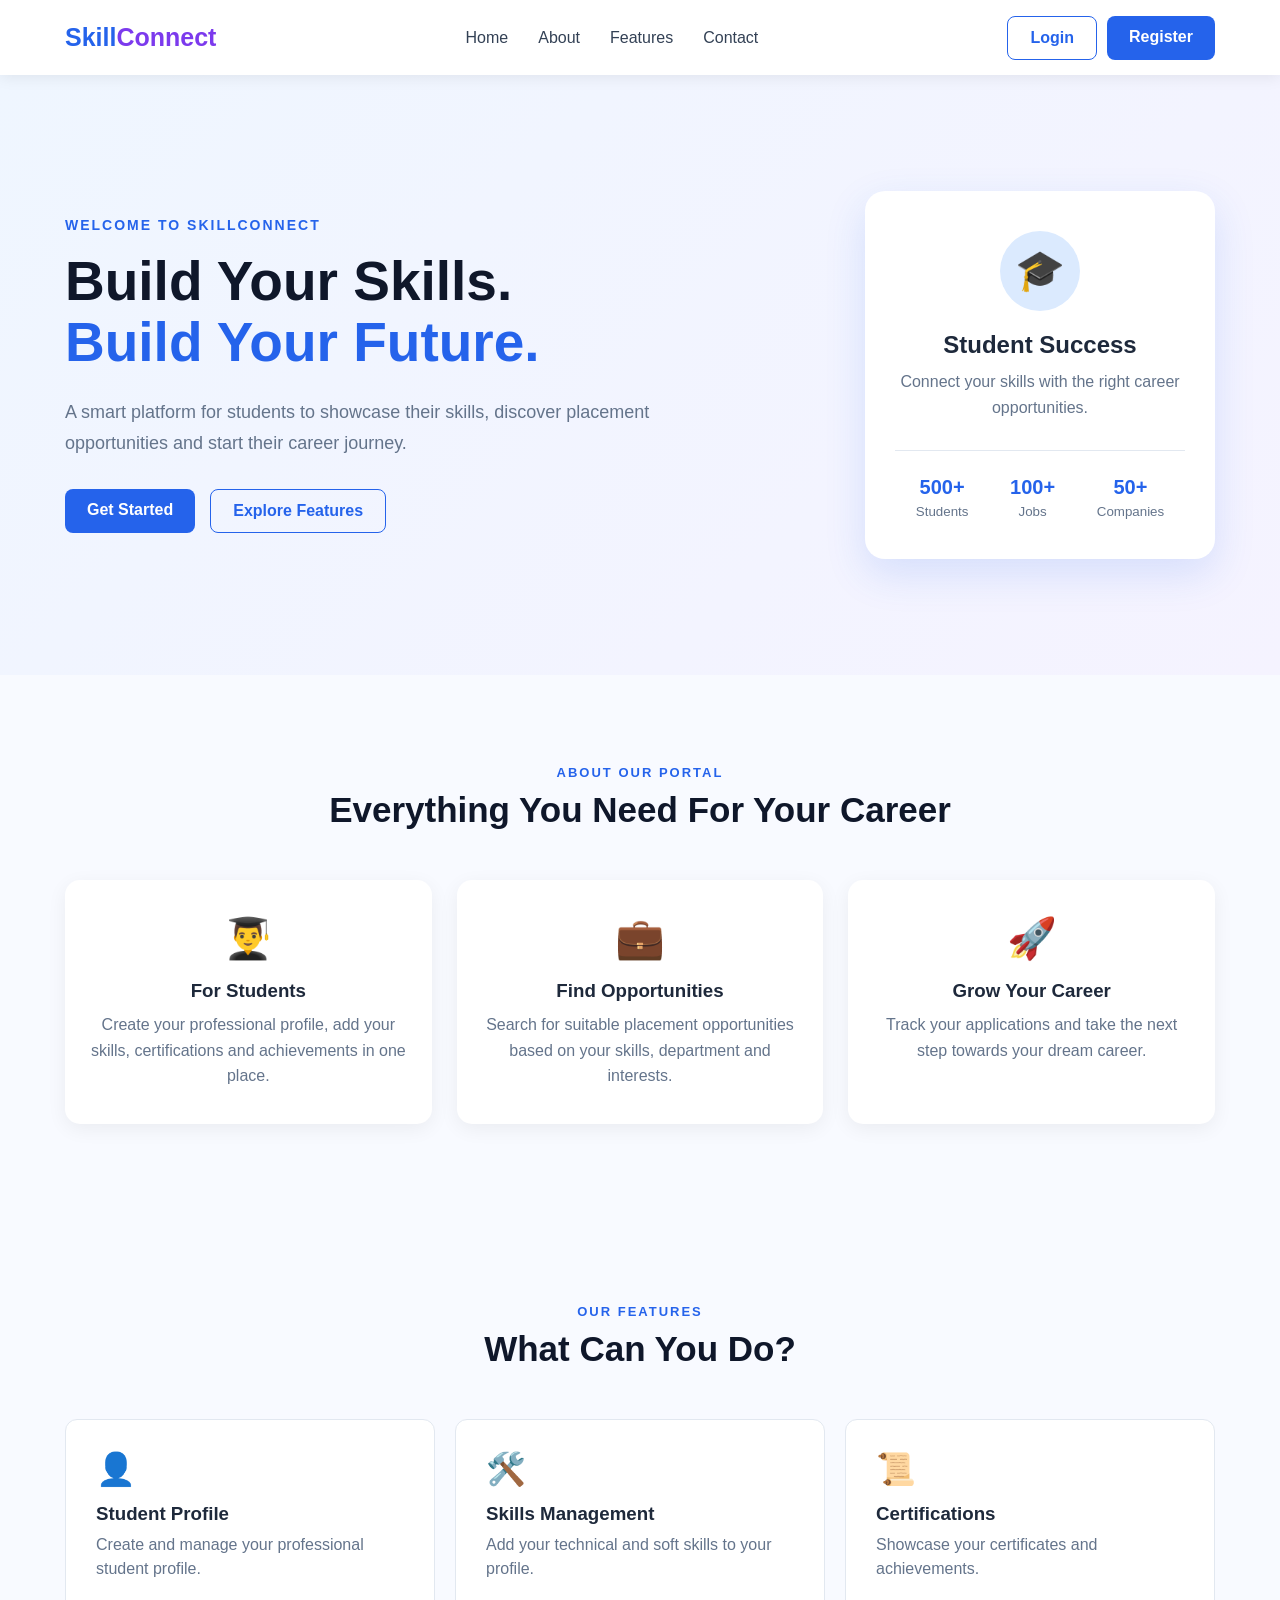
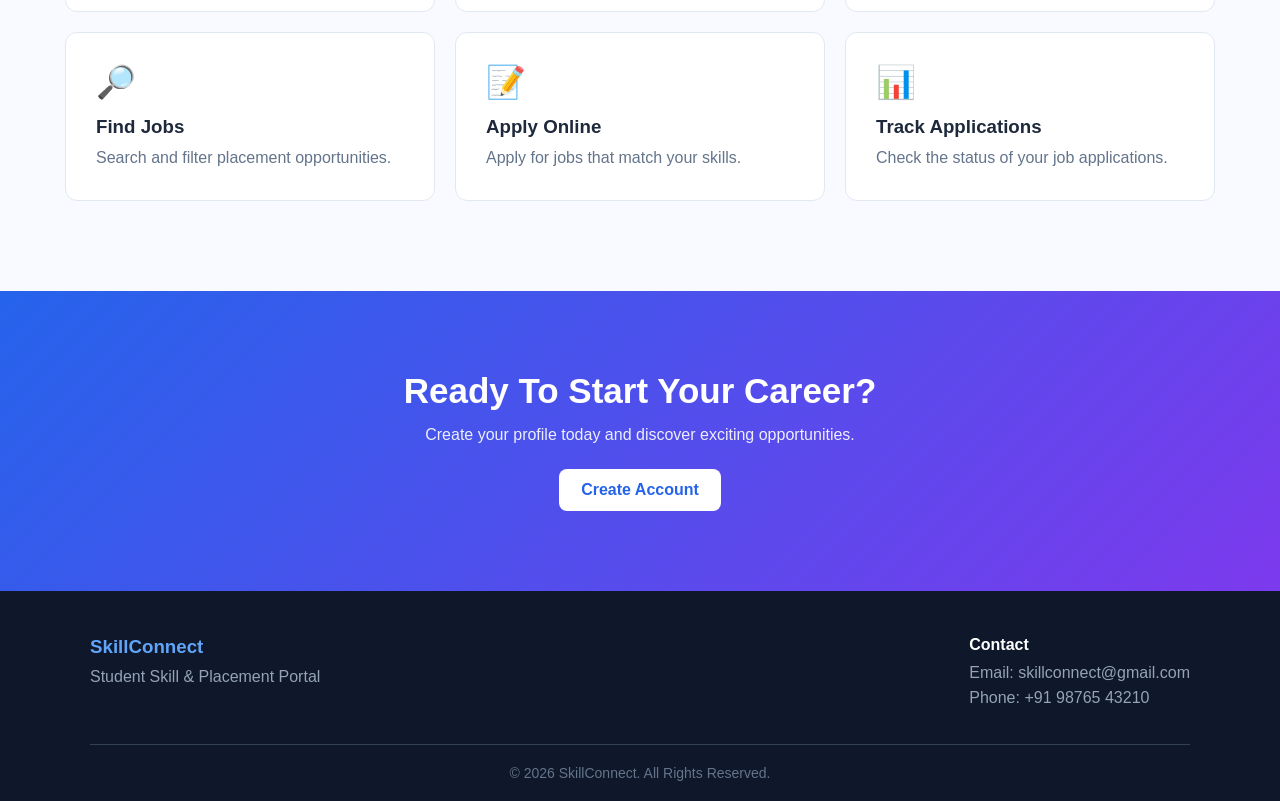
<file: index.html>
<!DOCTYPE html>
<html lang="en">
<head>
    <meta charset="UTF-8">
    <meta name="viewport" content="width=device-width, initial-scale=1.0">
    <title>Student Skill & Placement Portal</title>
    <link rel="stylesheet" href="style.css">
</head>
  
       

<body>

    <!-- Navigation Bar -->
    <header>
        <nav class="navbar">
            <div class="logo">Skill<span>Connect</span></div>

            <ul class="nav-links">
                <li><a href="#home">Home</a></li>
                <li><a href="#about">About</a></li>
                <li><a href="#features">Features</a></li>
                <li><a href="#contact">Contact</a></li>
            </ul>

            <div class="nav-buttons">
                <a href="login.html" class="btn login-btn">Login</a>
                <a href="register.html" class="btn register-btn">Register</a>
            </div>
        </nav>
    </header>


    <!-- Hero Section -->
    <section class="hero" id="home">

        <div class="hero-content">
            <p class="welcome">WELCOME TO SKILLCONNECT</p>

            <h1>
                Build Your Skills.<br>
                <span>Build Your Future.</span>
            </h1>

            <p class="hero-text">
                A smart platform for students to showcase their skills,
                discover placement opportunities and start their career journey.
            </p>

            <div class="hero-buttons">
                <a href="register.html" class="btn primary-btn">
                    Get Started
                </a>

                <a href="#features" class="btn secondary-btn">
                    Explore Features
                </a>
            </div>
        </div>

        <div class="hero-card">
            <div class="card-icon">🎓</div>
            <h3>Student Success</h3>
            <p>Connect your skills with the right career opportunities.</p>

            <div class="stats">
                <div>
                    <strong>500+</strong>
                    <small>Students</small>
                </div>

                <div>
                    <strong>100+</strong>
                    <small>Jobs</small>
                </div>

                <div>
                    <strong>50+</strong>
                    <small>Companies</small>
                </div>
            </div>
        </div>

    </section>


    <!-- About Section -->
    <section class="about" id="about">

        <div class="section-title">
            <p>ABOUT OUR PORTAL</p>
            <h2>Everything You Need For Your Career</h2>
        </div>

        <div class="about-content">

            <div class="about-box">
                <div class="about-icon">👨‍🎓</div>
                <h3>For Students</h3>
                <p>
                    Create your professional profile, add your skills,
                    certifications and achievements in one place.
                </p>
            </div>

            <div class="about-box">
                <div class="about-icon">💼</div>
                <h3>Find Opportunities</h3>
                <p>
                    Search for suitable placement opportunities based on
                    your skills, department and interests.
                </p>
            </div>

            <div class="about-box">
                <div class="about-icon">🚀</div>
                <h3>Grow Your Career</h3>
                <p>
                    Track your applications and take the next step
                    towards your dream career.
                </p>
            </div>

        </div>

    </section>


    <!-- Features Section -->
    <section class="features" id="features">

        <div class="section-title">
            <p>OUR FEATURES</p>
            <h2>What Can You Do?</h2>
        </div>

        <div class="feature-grid">

            <div class="feature-card">
                <span>👤</span>
                <h3>Student Profile</h3>
                <p>Create and manage your professional student profile.</p>
            </div>

            <div class="feature-card">
                <span>🛠️</span>
                <h3>Skills Management</h3>
                <p>Add your technical and soft skills to your profile.</p>
            </div>

            <div class="feature-card">
                <span>📜</span>
                <h3>Certifications</h3>
                <p>Showcase your certificates and achievements.</p>
            </div>

            <div class="feature-card">
                <span>🔎</span>
                <h3>Find Jobs</h3>
                <p>Search and filter placement opportunities.</p>
            </div>

            <div class="feature-card">
                <span>📝</span>
                <h3>Apply Online</h3>
                <p>Apply for jobs that match your skills.</p>
            </div>
            <div class="feature-card">
                <span>📊</span>
                <h3>Track Applications</h3>
                <p>Check the status of your job applications.</p>
                      </div>
        </div>
    </section>
  <!-- Call To Action -->
    <section class="cta">
        <h2>Ready To Start Your Career?</h2>
        <p>
            Create your profile today and discover exciting opportunities.
        </p>
        <a href="register.html" class="btn primary-btn">
            Create Account
        </a>
    </section>
    <!-- Footer -->
    <footer id="contact">
        <div class="footer-content">
            <div>
                <h3>SkillConnect</h3>
                <p>
                    Student Skill & Placement Portal
                </p>
            </div>
            <div>
                <h4>Contact</h4>
                <p>Email: skillconnect@gmail.com</p>
                <p>Phone: +91 98765 43210</p>
            </div>
        </div>
       <div class="copyright">
            © 2026 SkillConnect. All Rights Reserved.
        </div>
    </footer>
   <script src="script.js"></script>
</body>
</html>
</file>
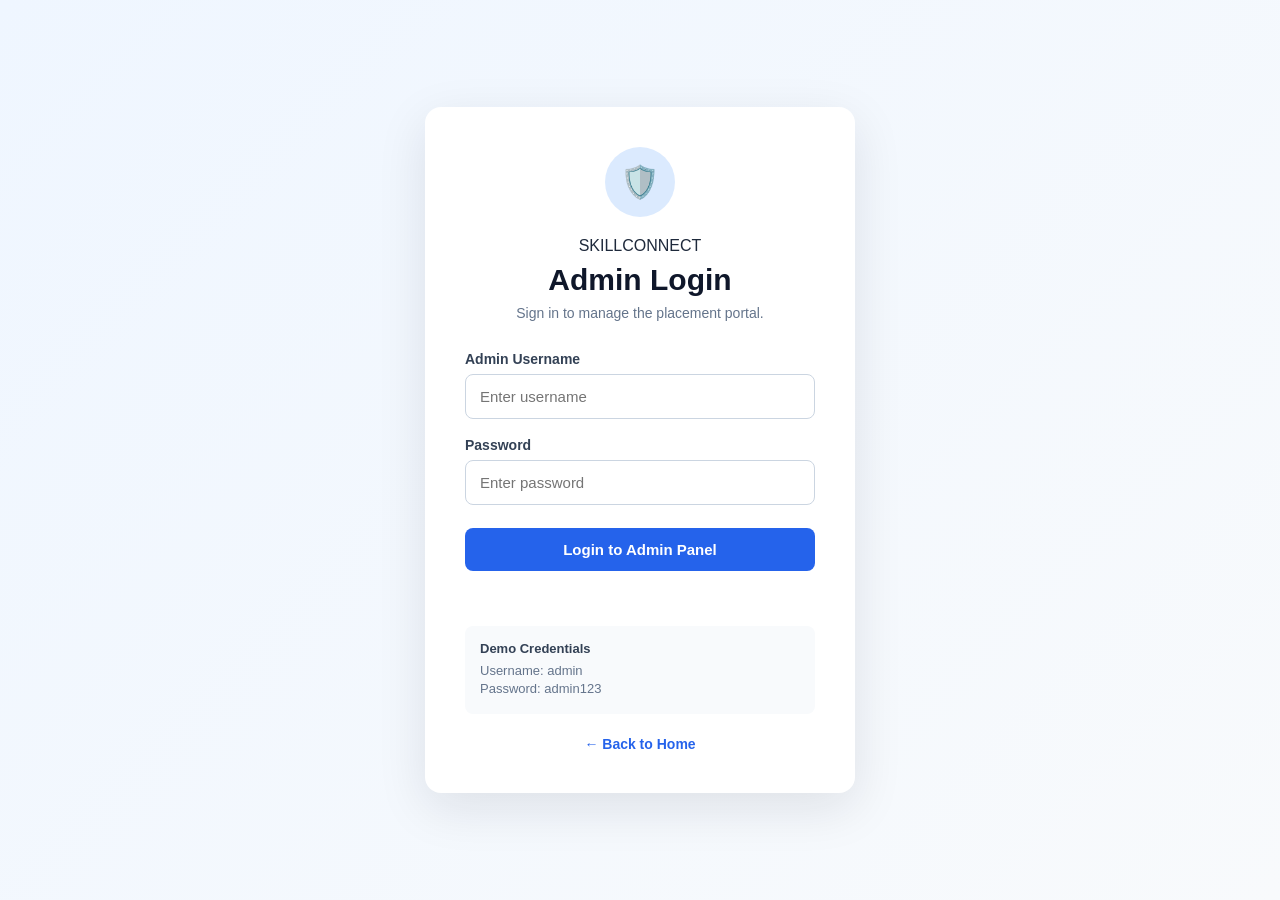
<file: admin-login.html>
<!DOCTYPE html>
<html lang="en">

<head>
    <meta charset="UTF-8">
    <meta name="viewport" content="width=device-width, initial-scale=1.0">

    <title>Admin Login - SkillConnect</title>

    <link rel="stylesheet" href="style.css">
    <link rel="stylesheet" href="admin-login.css">
</head>

<body>

    <main class="admin-login-page">

        <div class="admin-login-card">

            <div class="admin-icon">
                🛡️
            </div>

            <p class="small-title">
                SKILLCONNECT
            </p>

            <h1>
                Admin Login
            </h1>

            <p class="login-subtitle">
                Sign in to manage the placement portal.
            </p>


            <form id="adminLoginForm">

                <div class="form-group">

                    <label>
                        Admin Username
                    </label>

                    <input
                        type="text"
                        id="adminUsername"
                        placeholder="Enter username"
                        required
                    >

                </div>


                <div class="form-group">

                    <label>
                        Password
                    </label>

                    <input
                        type="password"
                        id="adminPassword"
                        placeholder="Enter password"
                        required
                    >

                </div>


                <button
                    type="submit"
                    class="admin-login-btn">
                    Login to Admin Panel
                </button>


                <p
                    id="loginError"
                    class="login-error">
                </p>

            </form>


            <div class="demo-details">

                <strong>
                    Demo Credentials
                </strong>

                <p>
                    Username: admin
                </p>

                <p>
                    Password: admin123
                </p>

            </div>


            <a
                href="index.html"
                class="back-home">
                ← Back to Home
            </a>

        </div>

    </main>


    <script src="admin-login.js"></script>

</body>

</html>
</file>
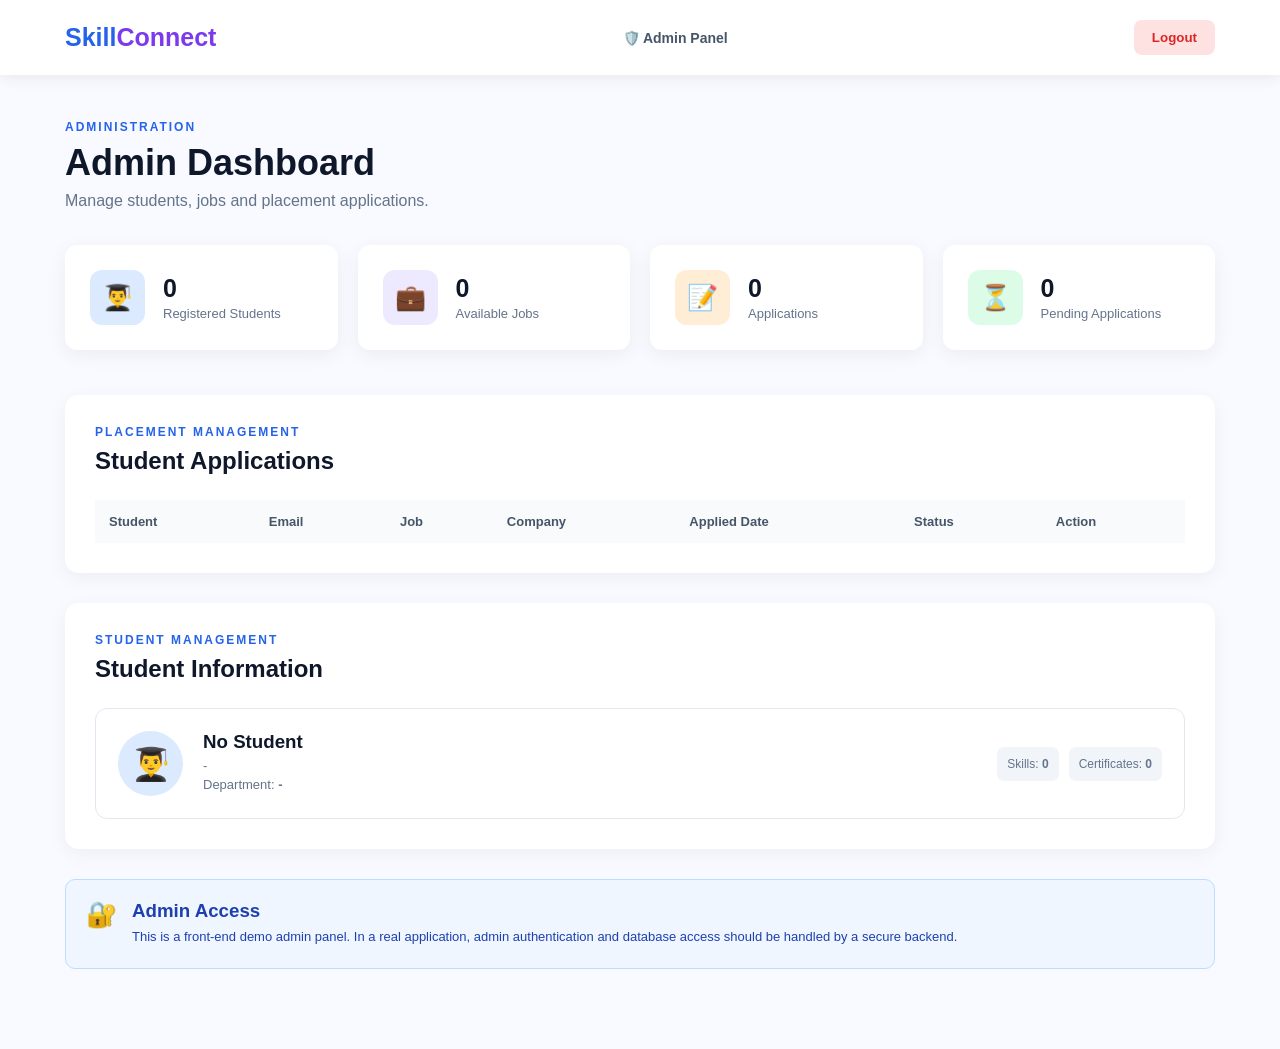
<file: admin.html>
<!DOCTYPE html>
<html lang="en">

<head>
    <meta charset="UTF-8">
    <meta name="viewport" content="width=device-width, initial-scale=1.0">

    <title>Admin Dashboard - SkillConnect</title>

    <link rel="stylesheet" href="style.css">
    <link rel="stylesheet" href="dashboard.css">
    <link rel="stylesheet" href="admin.css">
</head>

<body>

    <!-- NAVBAR -->

    <header>

        <nav class="navbar">

            <div class="logo">
                Skill<span>Connect</span>
            </div>

            <div class="admin-label">
                🛡️ Admin Panel
            </div>

            <button
                class="logout-btn"
                onclick="adminLogout()">
                Logout
            </button>

        </nav>

    </header>


    <!-- ADMIN PAGE -->

    <main class="admin-page">

        <div class="admin-heading">

            <div>

                <p class="small-title">
                    ADMINISTRATION
                </p>

                <h1>
                    Admin Dashboard
                </h1>

                <p>
                    Manage students, jobs and placement
                    applications.
                </p>

            </div>

        </div>


        <!-- STATISTICS -->

        <section class="admin-stats">

            <div class="admin-stat-card">

                <div class="admin-stat-icon blue">
                    👨‍🎓
                </div>

                <div>

                    <h3 id="studentCount">
                        0
                    </h3>

                    <p>
                        Registered Students
                    </p>

                </div>

            </div>


            <div class="admin-stat-card">

                <div class="admin-stat-icon purple">
                    💼
                </div>

                <div>

                    <h3 id="jobCount">
                        0
                    </h3>

                    <p>
                        Available Jobs
                    </p>

                </div>

            </div>


            <div class="admin-stat-card">

                <div class="admin-stat-icon orange">
                    📝
                </div>

                <div>

                    <h3 id="applicationCount">
                        0
                    </h3>

                    <p>
                        Applications
                    </p>

                </div>

            </div>


            <div class="admin-stat-card">

                <div class="admin-stat-icon green">
                    ⏳
                </div>

                <div>

                    <h3 id="pendingCount">
                        0
                    </h3>

                    <p>
                        Pending Applications
                    </p>

                </div>

            </div>

        </section>


        <!-- APPLICATION MANAGEMENT -->

        <section class="admin-section">

            <div class="admin-section-heading">

                <div>

                    <p class="small-title">
                        PLACEMENT MANAGEMENT
                    </p>

                    <h2>
                        Student Applications
                    </h2>

                </div>

            </div>


            <div class="table-wrapper">

                <table>

                    <thead>

                        <tr>

                            <th>
                                Student
                            </th>

                            <th>
                                Email
                            </th>

                            <th>
                                Job
                            </th>

                            <th>
                                Company
                            </th>

                            <th>
                                Applied Date
                            </th>

                            <th>
                                Status
                            </th>

                            <th>
                                Action
                            </th>

                        </tr>

                    </thead>

                    <tbody
                        id="applicationsTable">
                    </tbody>

                </table>

            </div>


            <div
                id="noApplications"
                class="admin-empty">

                📭

                <h3>
                    No Applications Found
                </h3>

                <p>
                    Students have not applied for any jobs yet.
                </p>

            </div>

        </section>


        <!-- STUDENT INFORMATION -->

        <section class="admin-section">

            <div class="admin-section-heading">

                <div>

                    <p class="small-title">
                        STUDENT MANAGEMENT
                    </p>

                    <h2>
                        Student Information
                    </h2>

                </div>

            </div>


            <div class="student-admin-card">

                <div class="student-avatar">
                    👨‍🎓
                </div>

                <div class="student-info">

                    <h3 id="studentName">
                        No Student
                    </h3>

                    <p id="studentEmail">
                        -
                    </p>

                    <p>
                        Department:
                        <strong id="studentDepartment">
                            -
                        </strong>
                    </p>

                </div>

                <div class="student-skills">

                    <span>
                        Skills:
                        <strong id="studentSkills">
                            0
                        </strong>
                    </span>

                    <span>
                        Certificates:
                        <strong id="studentCertificates">
                            0
                        </strong>
                    </span>

                </div>

            </div>

        </section>


        <!-- ADMIN INFO -->

        <section class="admin-info-box">

            <div>
                🔐
            </div>

            <div>

                <h3>
                    Admin Access
                </h3>

                <p>
                    This is a front-end demo admin panel.
                    In a real application, admin authentication
                    and database access should be handled by a
                    secure backend.
                </p>

            </div>

        </section>

    </main>


    <script src="admin.js"></script>

</body>

</html>
</file>
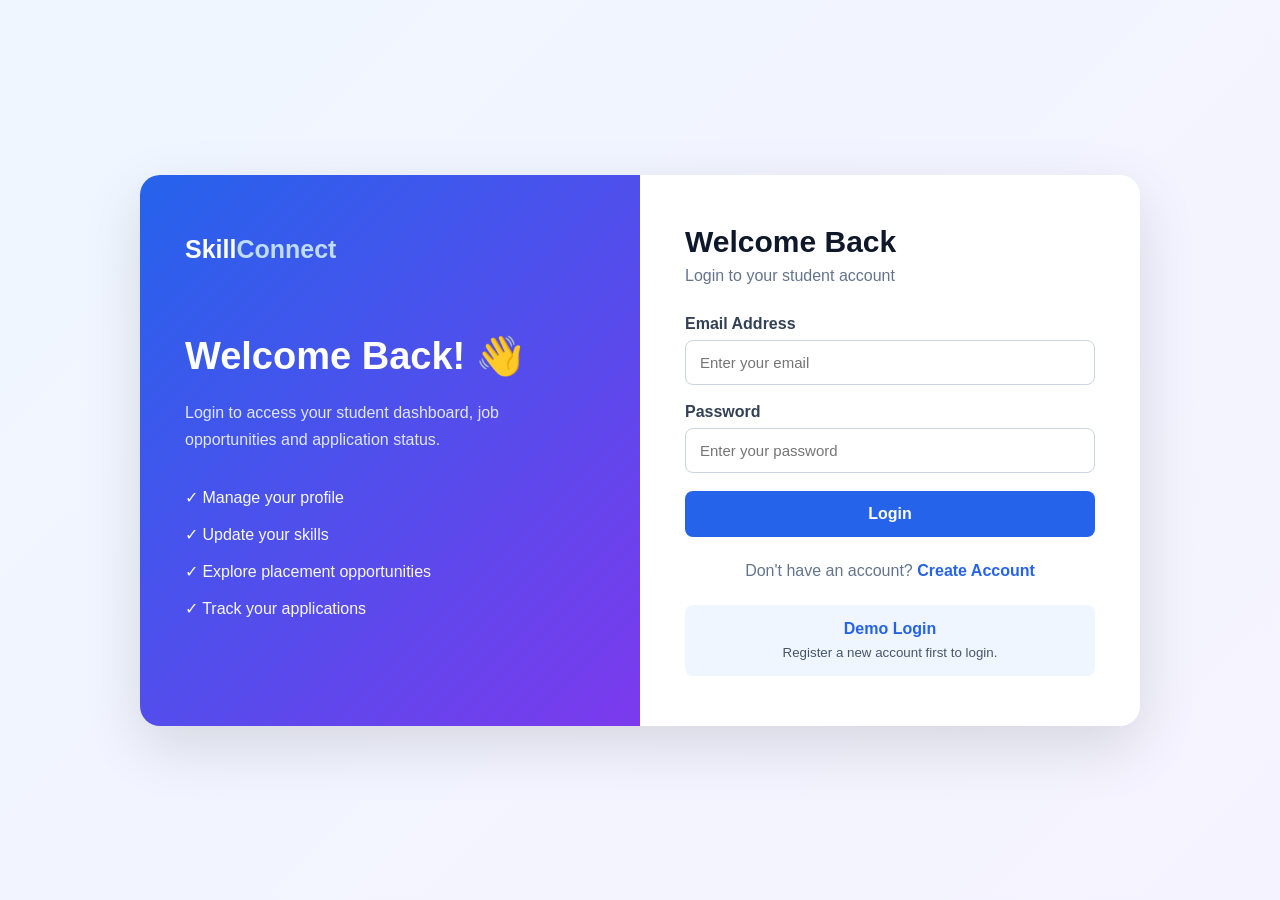
<file: application.html>
<!DOCTYPE html>
<html lang="en">

<head>
    <meta charset="UTF-8">
    <meta name="viewport" content="width=device-width, initial-scale=1.0">

    <title>Applications - SkillConnect</title>

    <link rel="stylesheet" href="style.css">
    <link rel="stylesheet" href="dashboard.css">
    <link rel="stylesheet" href="applications.css">
</head>

<body>

    <!-- NAVBAR -->

    <header>

        <nav class="navbar">

            <div class="logo">
                Skill<span>Connect</span>
            </div>

            <ul class="nav-links">

                <li>
                    <a href="dashboard.html">
                        Dashboard
                    </a>
                </li>

                <li>
                    <a href="profile.html">
                        Profile
                    </a>
                </li>

                <li>
                    <a href="jobs.html">
                        Jobs
                    </a>
                </li>

                <li>
                    <a href="applications.html">
                        Applications
                    </a>
                </li>

            </ul>

            <button
                class="logout-btn"
                onclick="logout()">
                Logout
            </button>

        </nav>

    </header>


    <!-- APPLICATION PAGE -->

    <main class="applications-page">

        <div class="page-heading">

            <p class="small-title">
                MY APPLICATIONS
            </p>

            <h1>Application Tracker 📊</h1>

            <p>
                Track all your placement applications
                in one place.
            </p>

        </div>


        <!-- APPLICATION STATS -->

        <section class="application-stats">

            <div class="application-stat">

                <div class="stat-icon blue">
                    📝
                </div>

                <div>
                    <h3 id="totalApplications">
                        0
                    </h3>

                    <p>Total Applications</p>
                </div>

            </div>


            <div class="application-stat">

                <div class="stat-icon yellow">
                    ⏳
                </div>

                <div>
                    <h3 id="pendingApplications">
                        0
                    </h3>

                    <p>Pending</p>
                </div>

            </div>


            <div class="application-stat">

                <div class="stat-icon green">
                    ✓
                </div>

                <div>
                    <h3 id="selectedApplications">
                        0
                    </h3>

                    <p>Selected</p>
                </div>

            </div>


            <div class="application-stat">

                <div class="stat-icon red">
                    ✕
                </div>

                <div>
                    <h3 id="rejectedApplications">
                        0
                    </h3>

                    <p>Rejected</p>
                </div>

            </div>

        </section>


        <!-- FILTER -->

        <section class="application-filter">

            <label>
                Filter Applications
            </label>

            <select id="statusFilter">

                <option value="all">
                    All Applications
                </option>

                <option value="Pending">
                    Pending
                </option>

                <option value="Selected">
                    Selected
                </option>

                <option value="Rejected">
                    Rejected
                </option>

            </select>

        </section>


        <!-- APPLICATION LIST -->

        <section
            id="applicationsContainer"
            class="applications-container">
        </section>


        <!-- EMPTY -->

        <section
            id="emptyApplications"
            class="empty-applications">

            <div>📭</div>

            <h2>
                No Applications Yet
            </h2>

            <p>
                You haven't applied for any jobs yet.
            </p>

            <a
                href="jobs.html"
                class="browse-btn">
                Browse Jobs
            </a>

        </section>

    </main>


    <script src="applications.js"></script>

</body>

</html>
</file>
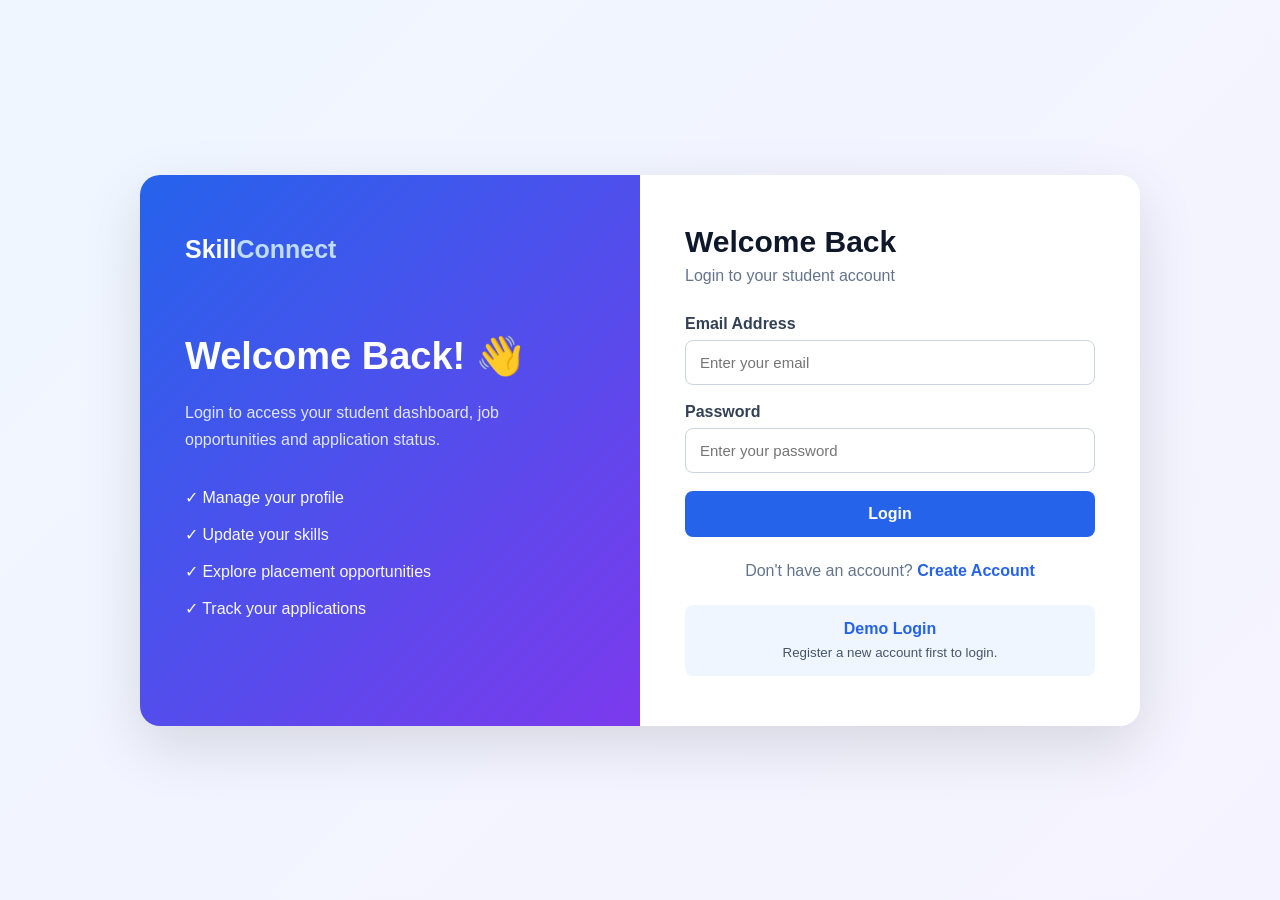
<file: dashboard.html>
<!DOCTYPE html>
<html lang="en">

<head>
    <meta charset="UTF-8">
    <meta name="viewport" content="width=device-width, initial-scale=1.0">

    <title>Dashboard - SkillConnect</title>

    <link rel="stylesheet" href="style.css">
    <link rel="stylesheet" href="dashboard.css">
</head>

<body>

    <!-- Navbar -->

    <header>

        <nav class="navbar">

            <div class="logo">
                Skill<span>Connect</span>
            </div>

            <ul class="nav-links">

                <li>
                    <a href="dashboard.html">Dashboard</a>
                </li>

                <li>
                    <a href="profile.html">Profile</a>
                </li>

                <li>
                    <a href="jobs.html">Jobs</a>
                </li>

                <li>
                    <a href="applications.html">
                        Applications
                    </a>
                </li>

            </ul>

            <button
                class="logout-btn"
                onclick="logout()">
                Logout
            </button>

        </nav>

    </header>


    <!-- Dashboard -->

    <main class="dashboard">

        <!-- Welcome -->

        <section class="welcome-section">

            <div>

                <p class="small-title">
                    STUDENT DASHBOARD
                </p>

                <h1>
                    Welcome, <span id="studentName">Student</span> 👋
                </h1>

                <p>
                    Manage your skills, explore jobs and track your
                    placement applications.
                </p>

            </div>

            <a
                href="profile.html"
                class="edit-profile-btn">
                Edit Profile
            </a>

        </section>


        <!-- Statistics -->

        <section class="stats-grid">

            <div class="dashboard-card">

                <div class="dashboard-icon blue">
                    👤
                </div>

                <div>
                    <h3>Profile</h3>

                    <p>
                        <span id="profileStatus">
                            Incomplete
                        </span>
                    </p>
                </div>

            </div>


            <div class="dashboard-card">

                <div class="dashboard-icon purple">
                    🛠️
                </div>

                <div>
                    <h3>Skills</h3>

                    <p>
                        <span id="skillCount">0</span>
                        Skills Added
                    </p>
                </div>

            </div>


            <div class="dashboard-card">

                <div class="dashboard-icon green">
                    📜
                </div>

                <div>
                    <h3>Certificates</h3>

                    <p>
                        <span id="certificateCount">0</span>
                        Certificates
                    </p>
                </div>

            </div>


            <div class="dashboard-card">

                <div class="dashboard-icon orange">
                    📝
                </div>

                <div>
                    <h3>Applications</h3>

                    <p>
                        <span id="applicationCount">0</span>
                        Applied
                    </p>
                </div>

            </div>

        </section>


        <!-- Quick Actions -->

        <section class="dashboard-section">

            <div class="section-heading">

                <div>
                    <p class="small-title">
                        QUICK ACTIONS
                    </p>

                    <h2>
                        What do you want to do?
                    </h2>
                </div>

            </div>


            <div class="quick-grid">

                <a
                    href="profile.html"
                    class="quick-card">

                    <span>👤</span>

                    <h3>
                        Complete Profile
                    </h3>

                    <p>
                        Add your personal details,
                        education and skills.
                    </p>

                    <strong>
                        Go to Profile →
                    </strong>

                </a>


                <a
                    href="jobs.html"
                    class="quick-card">

                    <span>💼</span>

                    <h3>
                        Find Jobs
                    </h3>

                    <p>
                        Explore placement opportunities
                        matching your skills.
                    </p>

                    <strong>
                        View Jobs →
                    </strong>

                </a>


                <a
                    href="applications.html"
                    class="quick-card">

                    <span>📊</span>

                    <h3>
                        Track Applications
                    </h3>

                    <p>
                        Check the status of your
                        job applications.
                    </p>

                    <strong>
                        View Applications →
                    </strong>

                </a>

            </div>

        </section>


        <!-- Profile Summary -->

        <section class="profile-summary">

            <div class="summary-header">

                <div>

                    <p class="small-title">
                        MY PROFILE
                    </p>

                    <h2>
                        Profile Summary
                    </h2>

                </div>

                <a href="profile.html">
                    View Profile →
                </a>

            </div>


            <div class="summary-content">

                <div class="profile-avatar">
                    👨‍🎓
                </div>

                <div class="profile-details">

                    <h3 id="summaryName">
                        Student Name
                    </h3>

                    <p id="summaryEmail">
                        student@email.com
                    </p>

                    <p>
                        Department:
                        <strong id="summaryDepartment">
                            Not Added
                        </strong>
                    </p>

                </div>

            </div>

        </section>

    </main>


    <script src="dashboard.js"></script>

</body>

</html>
</file>
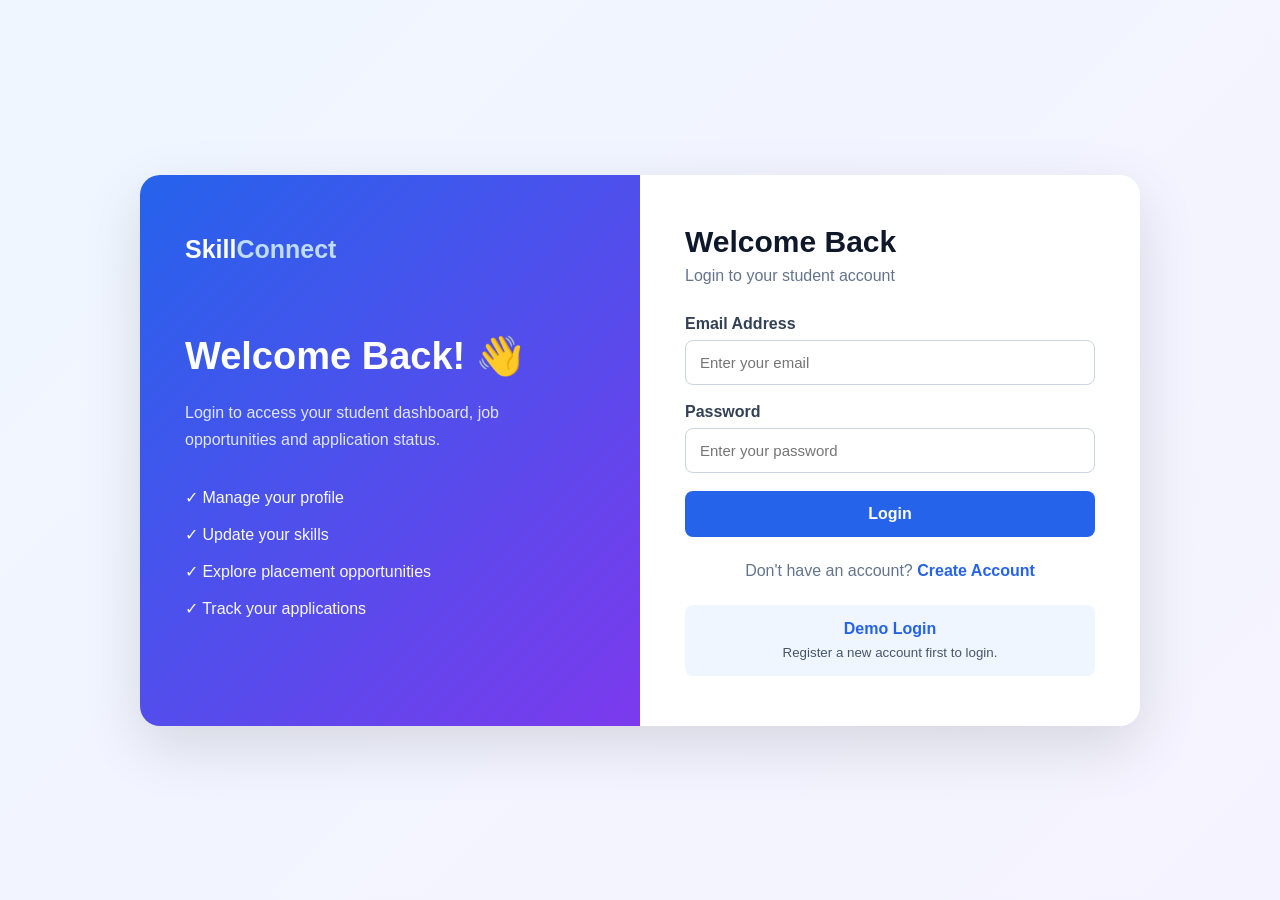
<file: jobs.html>
<!DOCTYPE html>
<html lang="en">

<head>
    <meta charset="UTF-8">
    <meta name="viewport" content="width=device-width, initial-scale=1.0">

    <title>Jobs - SkillConnect</title>

    <link rel="stylesheet" href="style.css">
    <link rel="stylesheet" href="dashboard.css">
    <link rel="stylesheet" href="jobs.css">
</head>

<body>

    <!-- NAVBAR -->

    <header>

        <nav class="navbar">

            <div class="logo">
                Skill<span>Connect</span>
            </div>

            <ul class="nav-links">

                <li>
                    <a href="dashboard.html">
                        Dashboard
                    </a>
                </li>

                <li>
                    <a href="profile.html">
                        Profile
                    </a>
                </li>

                <li>
                    <a href="jobs.html">
                        Jobs
                    </a>
                </li>

                <li>
                    <a href="applications.html">
                        Applications
                    </a>
                </li>

            </ul>

            <button
                class="logout-btn"
                onclick="logout()">
                Logout
            </button>

        </nav>

    </header>


    <!-- JOB PAGE -->

    <main class="jobs-page">

        <div class="page-heading">

            <p class="small-title">
                PLACEMENT OPPORTUNITIES
            </p>

            <h1>Find Your Dream Job 💼</h1>

            <p>
                Explore the latest placement and internship
                opportunities.
            </p>

        </div>


        <!-- SEARCH AND FILTER -->

        <section class="job-filter">

            <div class="search-box">

                🔍

                <input
                    type="text"
                    id="searchInput"
                    placeholder="Search job title or company..."
                >

            </div>


            <select id="departmentFilter">

                <option value="all">
                    All Departments
                </option>

                <option value="CSE">
                    CSE
                </option>

                <option value="IT">
                    IT
                </option>

                <option value="ECE">
                    ECE
                </option>

                <option value="EEE">
                    EEE
                </option>

                <option value="MECH">
                    MECH
                </option>

                <option value="CIVIL">
                    CIVIL
                </option>

            </select>


            <select id="jobTypeFilter">

                <option value="all">
                    All Types
                </option>

                <option value="Full Time">
                    Full Time
                </option>

                <option value="Internship">
                    Internship
                </option>

            </select>

        </section>


        <!-- JOB COUNT -->

        <div class="job-result">

            <p>
                Available Jobs:
                <strong id="jobCount">0</strong>
            </p>

        </div>


        <!-- JOB LIST -->

        <section
            id="jobsContainer"
            class="jobs-container">
        </section>


        <!-- NO RESULT -->

        <div
            id="noJobs"
            class="no-jobs">

            <div>🔍</div>

            <h2>No Jobs Found</h2>

            <p>
                Try changing your search or filters.
            </p>

        </div>

    </main>


    <script src="jobs.js"></script>

</body>

</html>
</file>
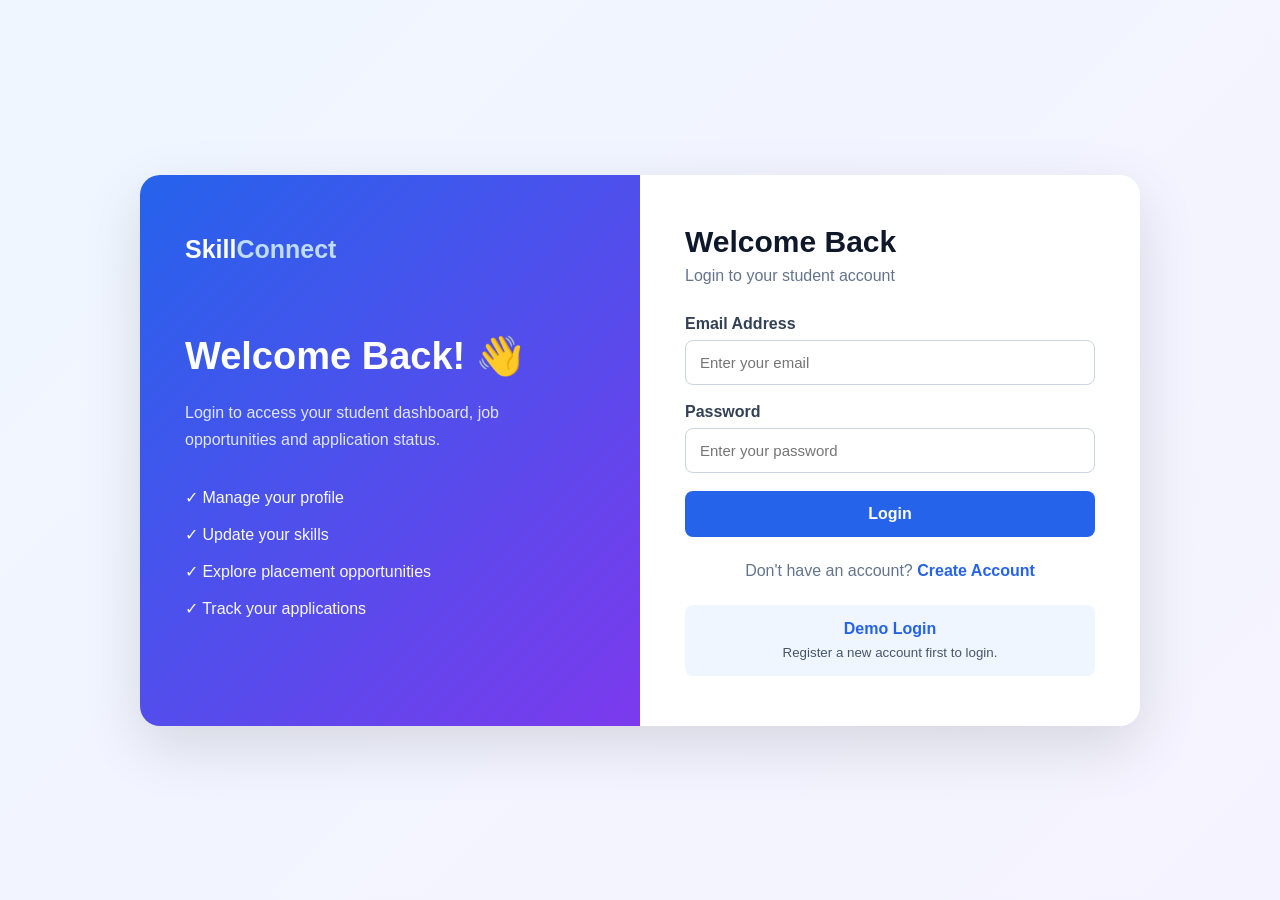
<file: login.html>
<!DOCTYPE html>
<html lang="en">
<head>
    <meta charset="UTF-8">
    <meta name="viewport" content="width=device-width, initial-scale=1.0">
    <title>Login - SkillConnect</title>
    <link rel="stylesheet" href="style.css">
    <link rel="stylesheet" href="auth.css">
</head>

<body>

    <div class="auth-page">

        <div class="auth-container">

            <!-- Left Side -->
            <div class="auth-info">

                <div class="logo">Skill<span>Connect</span></div>

                <h1>Welcome Back! 👋</h1>

                <p>
                    Login to access your student dashboard,
                    job opportunities and application status.
                </p>

                <div class="auth-benefits">
                    <p>✓ Manage your profile</p>
                    <p>✓ Update your skills</p>
                    <p>✓ Explore placement opportunities</p>
                    <p>✓ Track your applications</p>
                </div>

            </div>


            <!-- Login Form -->
            <div class="auth-box">

                <h2>Welcome Back</h2>

                <p class="auth-subtitle">
                    Login to your student account
                </p>

                <form id="loginForm">

                    <div class="form-group">
                        <label>Email Address</label>

                        <input
                            type="email"
                            id="loginEmail"
                            placeholder="Enter your email"
                            required
                        >
                    </div>

                    <div class="form-group">
                        <label>Password</label>

                        <input
                            type="password"
                            id="loginPassword"
                            placeholder="Enter your password"
                            required
                        >
                    </div>

                    <button type="submit" class="auth-btn">
                        Login
                    </button>

                    <p id="loginMessage" class="message"></p>

                </form>

                <p class="auth-footer">
                    Don't have an account?
                    <a href="register.html">Create Account</a>
                </p>

                <div class="demo-login">
                    <p><strong>Demo Login</strong></p>
                    <small>
                        Register a new account first to login.
                    </small>
                </div>

            </div>

        </div>

    </div>

    <script src="auth.js"></script>

</body>
</html>
</file>
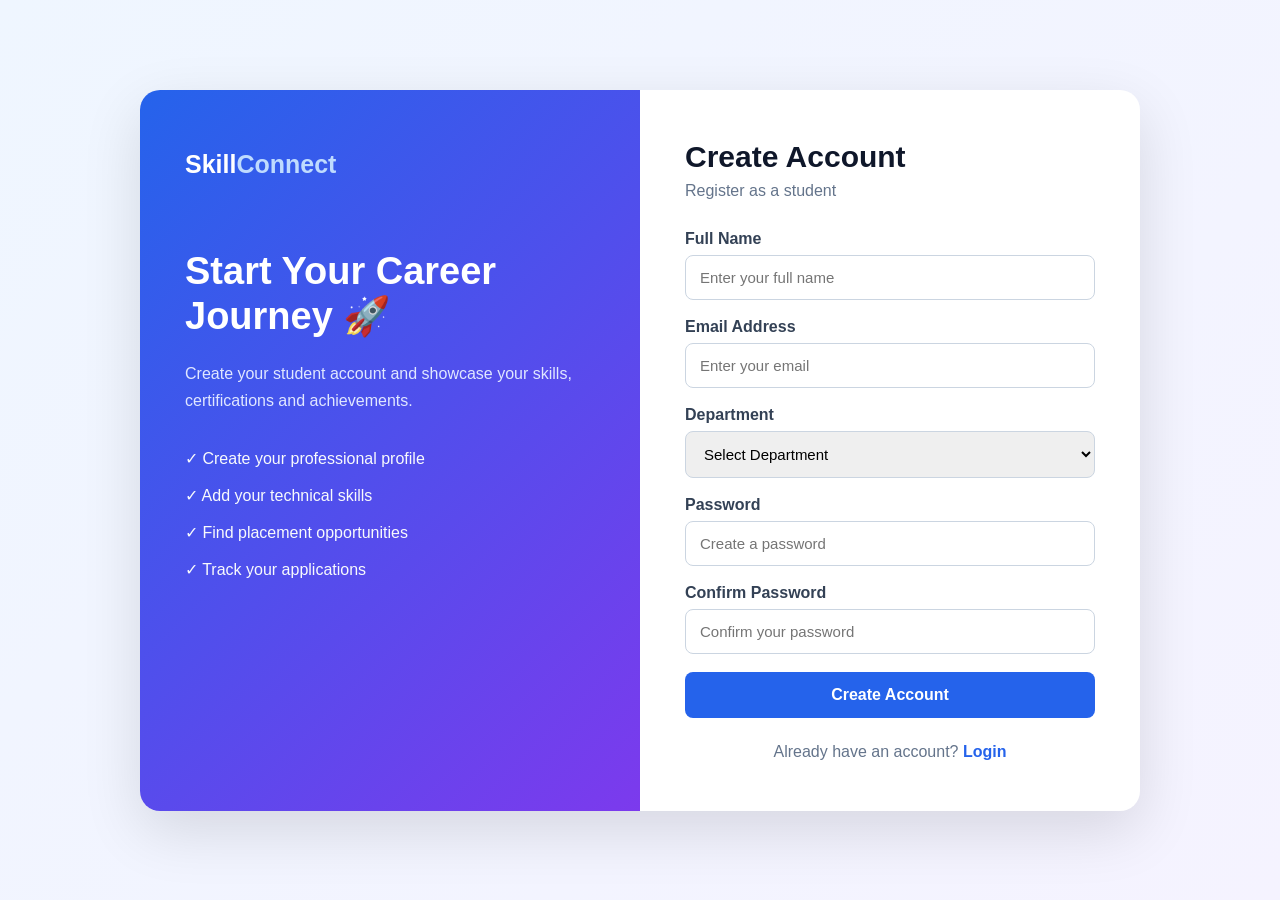
<file: profile.html>
<!DOCTYPE html>
<html lang="en">

<head>
    <meta charset="UTF-8">
    <meta name="viewport" content="width=device-width, initial-scale=1.0">

    <title>My Profile - SkillConnect</title>

    <link rel="stylesheet" href="style.css">
    <link rel="stylesheet" href="dashboard.css">
    <link rel="stylesheet" href="profile.css">
</head>

<body>

    <!-- NAVBAR -->

    <header>

        <nav class="navbar">

            <div class="logo">
                Skill<span>Connect</span>
            </div>

            <ul class="nav-links">

                <li>
                    <a href="dashboard.html">
                        Dashboard
                    </a>
                </li>

                <li>
                    <a href="profile.html">
                        Profile
                    </a>
                </li>

                <li>
                    <a href="jobs.html">
                        Jobs
                    </a>
                </li>

                <li>
                    <a href="applications.html">
                        Applications
                    </a>
                </li>

            </ul>

            <button
                class="logout-btn"
                onclick="logout()">
                Logout
            </button>

        </nav>

    </header>


    <!-- PROFILE -->

    <main class="profile-page">

        <div class="page-heading">

            <p class="small-title">
                STUDENT PROFILE
            </p>

            <h1>My Profile</h1>

            <p>
                Manage your personal information, skills
                and certifications.
            </p>

        </div>


        <!-- PERSONAL DETAILS -->

        <section class="profile-card">

            <div class="card-heading">

                <div>
                    <h2>Personal Information</h2>

                    <p>
                        Update your basic student details.
                    </p>
                </div>

                <span class="heading-icon">
                    👤
                </span>

            </div>


            <form id="profileForm">

                <div class="form-grid">

                    <div class="profile-form-group">

                        <label>Full Name</label>

                        <input
                            type="text"
                            id="profileName"
                            required
                        >

                    </div>


                    <div class="profile-form-group">

                        <label>Email</label>

                        <input
                            type="email"
                            id="profileEmail"
                            readonly
                        >

                    </div>


                    <div class="profile-form-group">

                        <label>Phone Number</label>

                        <input
                            type="tel"
                            id="phone"
                            placeholder="Enter phone number"
                        >

                    </div>


                    <div class="profile-form-group">

                        <label>Date of Birth</label>

                        <input
                            type="date"
                            id="dob"
                        >

                    </div>


                    <div class="profile-form-group">

                        <label>Gender</label>

                        <select id="gender">

                            <option value="">
                                Select Gender
                            </option>

                            <option value="Male">
                                Male
                            </option>

                            <option value="Female">
                                Female
                            </option>

                            <option value="Other">
                                Other
                            </option>

                        </select>

                    </div>


                    <div class="profile-form-group">

                        <label>Department</label>

                        <select id="profileDepartment">

                            <option value="CSE">
                                Computer Science
                            </option>

                            <option value="IT">
                                Information Technology
                            </option>

                            <option value="ECE">
                                Electronics & Communication
                            </option>

                            <option value="EEE">
                                Electrical & Electronics
                            </option>

                            <option value="MECH">
                                Mechanical
                            </option>

                            <option value="CIVIL">
                                Civil
                            </option>

                        </select>

                    </div>


                    <div class="profile-form-group">

                        <label>College Name</label>

                        <input
                            type="text"
                            id="college"
                            placeholder="Enter college name"
                        >

                    </div>


                    <div class="profile-form-group">

                        <label>Year of Study</label>

                        <select id="year">

                            <option value="">
                                Select Year
                            </option>

                            <option value="1st Year">
                                1st Year
                            </option>

                            <option value="2nd Year">
                                2nd Year
                            </option>

                            <option value="3rd Year">
                                3rd Year
                            </option>

                            <option value="4th Year">
                                4th Year
                            </option>

                        </select>

                    </div>


                    <div class="profile-form-group">

                        <label>CGPA</label>

                        <input
                            type="number"
                            id="cgpa"
                            min="0"
                            max="10"
                            step="0.01"
                            placeholder="Example: 8.5"
                        >

                    </div>

                </div>


                <div class="profile-form-group full-width">

                    <label>About Me</label>

                    <textarea
                        id="bio"
                        rows="4"
                        placeholder="Write a short description about yourself..."
                    ></textarea>

                </div>


                <button
                    type="submit"
                    class="save-btn">
                    Save Profile
                </button>

                <p
                    id="profileMessage"
                    class="profile-message">
                </p>

            </form>

        </section>


        <!-- SKILLS -->

        <section class="profile-card">

            <div class="card-heading">

                <div>
                    <h2>My Skills 🛠️</h2>

                    <p>
                        Add your technical and soft skills.
                    </p>
                </div>

            </div>


            <div class="add-item">

                <input
                    type="text"
                    id="skillInput"
                    placeholder="Example: HTML"
                >

                <button
                    onclick="addSkill()"
                    class="add-btn">
                    + Add Skill
                </button>

            </div>


            <div
                id="skillsList"
                class="items-list">
            </div>

        </section>


        <!-- CERTIFICATIONS -->

        <section class="profile-card">

            <div class="card-heading">

                <div>
                    <h2>Certifications 📜</h2>

                    <p>
                        Add your certificates and achievements.
                    </p>
                </div>

            </div>


            <div class="add-item">

                <input
                    type="text"
                    id="certificateInput"
                    placeholder="Example: JavaScript Certification"
                >

                <button
                    onclick="addCertificate()"
                    class="add-btn">
                    + Add Certificate
                </button>

            </div>


            <div
                id="certificatesList"
                class="items-list">
            </div>

        </section>

    </main>


    <script src="profile.js"></script>

</body>

</html>
</file>
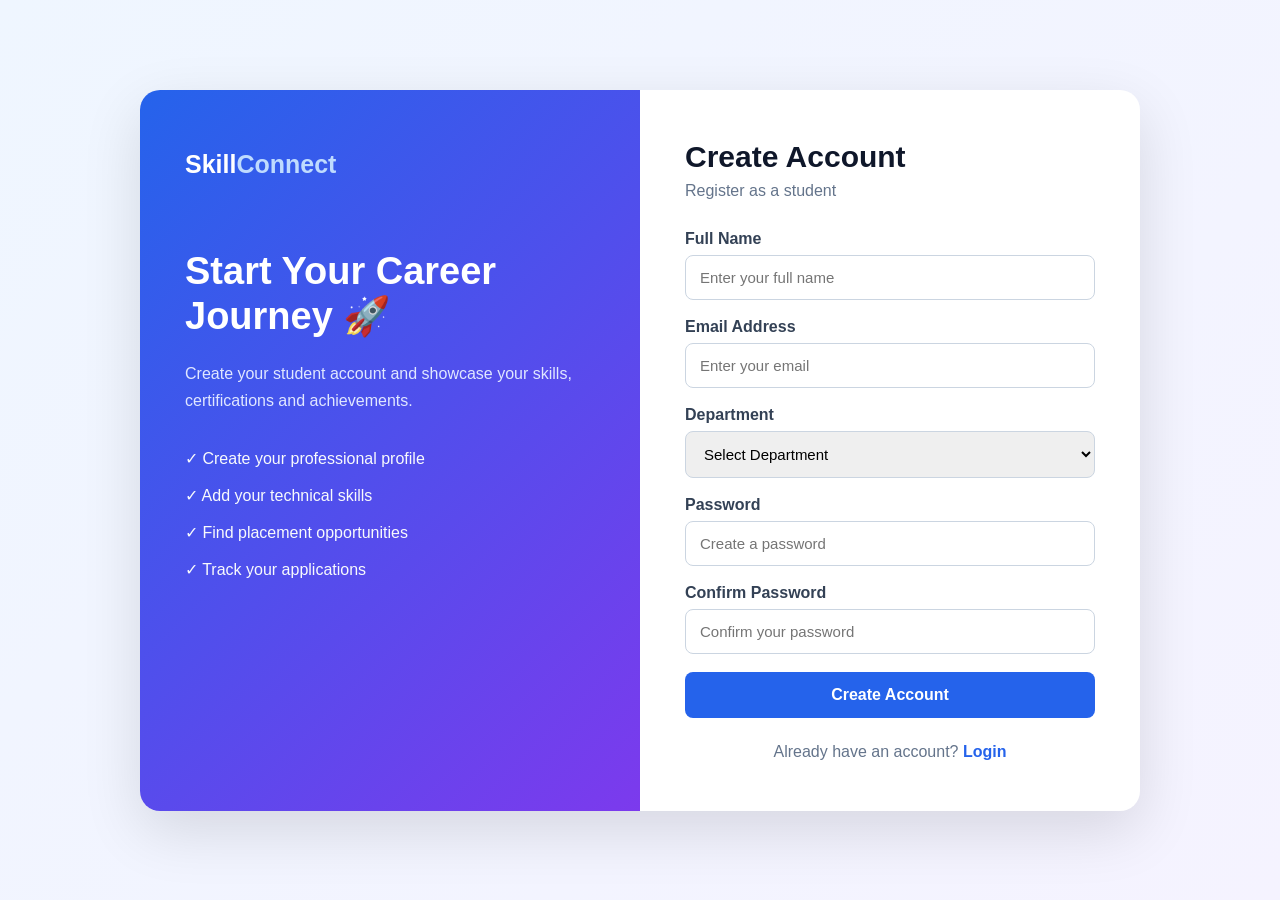
<file: register.html>
<!DOCTYPE html>
<html lang="en">
<head>
    <meta charset="UTF-8">
    <meta name="viewport" content="width=device-width, initial-scale=1.0">
    <title>Register - SkillConnect</title>
    <link rel="stylesheet" href="style.css">
    <link rel="stylesheet" href="auth.css">
</head>

<body>

    <div class="auth-page">

        <div class="auth-container">

            <!-- Left Side -->
            <div class="auth-info">
                <div class="logo">Skill<span>Connect</span></div>

                <h1>Start Your Career Journey 🚀</h1>

                <p>
                    Create your student account and showcase your
                    skills, certifications and achievements.
                </p>

                <div class="auth-benefits">
                    <p>✓ Create your professional profile</p>
                    <p>✓ Add your technical skills</p>
                    <p>✓ Find placement opportunities</p>
                    <p>✓ Track your applications</p>
                </div>
            </div>


            <!-- Register Form -->
            <div class="auth-box">

                <h2>Create Account</h2>

                <p class="auth-subtitle">
                    Register as a student
                </p>

                <form id="registerForm">

                    <div class="form-group">
                        <label>Full Name</label>
                        <input
                            type="text"
                            id="name"
                            placeholder="Enter your full name"
                            required
                        >
                    </div>

                    <div class="form-group">
                        <label>Email Address</label>
                        <input
                            type="email"
                            id="email"
                            placeholder="Enter your email"
                            required
                        >
                    </div>

                    <div class="form-group">
                        <label>Department</label>

                        <select id="department" required>
                            <option value="">Select Department</option>
                            <option value="CSE">Computer Science</option>
                            <option value="IT">Information Technology</option>
                            <option value="ECE">Electronics & Communication</option>
                            <option value="EEE">Electrical & Electronics</option>
                            <option value="MECH">Mechanical</option>
                            <option value="CIVIL">Civil</option>
                        </select>
                    </div>

                    <div class="form-group">
                        <label>Password</label>
                        <input
                            type="password"
                            id="password"
                            placeholder="Create a password"
                            required
                        >
                    </div>

                    <div class="form-group">
                        <label>Confirm Password</label>
                        <input
                            type="password"
                            id="confirmPassword"
                            placeholder="Confirm your password"
                            required
                        >
                    </div>

                    <button type="submit" class="auth-btn">
                        Create Account
                    </button>

                    <p id="registerMessage" class="message"></p>

                </form>

                <p class="auth-footer">
                    Already have an account?
                    <a href="login.html">Login</a>
                </p>

            </div>

        </div>

    </div>

    <script src="auth.js"></script>

</body>
</html>
</file>
<file: style.css>
* {
    margin: 0;
    padding: 0;
    box-sizing: border-box;
}

html {
    scroll-behavior: smooth;
}

body {
    font-family: Arial, Helvetica, sans-serif;
    background: #f8faff;
    color: #1e293b;
}


/* =========================
   NAVBAR
========================= */

header {
    background: white;
    box-shadow: 0 2px 15px rgba(0, 0, 0, 0.08);
    position: sticky;
    top: 0;
    z-index: 1000;
}

.navbar {
    max-width: 1200px;
    margin: auto;
    min-height: 75px;
    display: flex;
    align-items: center;
    justify-content: space-between;
    padding: 0 25px;
}

.logo {
    font-size: 25px;
    font-weight: bold;
    color: #2563eb;
}

.logo span {
    color: #7c3aed;
}

.nav-links {
    display: flex;
    list-style: none;
    gap: 30px;
}

.nav-links a {
    text-decoration: none;
    color: #334155;
    font-weight: 500;
    transition: 0.3s;
}

.nav-links a:hover {
    color: #2563eb;
}

.nav-buttons {
    display: flex;
    gap: 10px;
}

.btn {
    display: inline-block;
    text-decoration: none;
    padding: 12px 22px;
    border-radius: 8px;
    font-weight: bold;
    transition: 0.3s;
}

.login-btn {
    color: #2563eb;
    border: 1px solid #2563eb;
}

.login-btn:hover {
    background: #2563eb;
    color: white;
}

.register-btn,
.primary-btn {
    background: #2563eb;
    color: white;
}

.register-btn:hover,
.primary-btn:hover {
    background: #1d4ed8;
    transform: translateY(-2px);
}


/* =========================
   HERO
========================= */

.hero {
    min-height: 600px;
    display: flex;
    align-items: center;
    justify-content: space-between;
    gap: 50px;
    padding: 80px max(25px, calc((100% - 1150px) / 2));

    background: linear-gradient(
        135deg,
        #eff6ff,
        #f5f3ff
    );
}

.hero-content {
    max-width: 650px;
}

.welcome {
    color: #2563eb;
    font-size: 14px;
    font-weight: bold;
    letter-spacing: 2px;
    margin-bottom: 18px;
}

.hero h1 {
    font-size: 55px;
    line-height: 1.1;
    color: #0f172a;
}

.hero h1 span {
    color: #2563eb;
}

.hero-text {
    margin-top: 25px;
    font-size: 18px;
    line-height: 1.7;
    color: #64748b;
    max-width: 600px;
}

.hero-buttons {
    margin-top: 30px;
    display: flex;
    gap: 15px;
}

.secondary-btn {
    border: 1px solid #2563eb;
    color: #2563eb;
}

.secondary-btn:hover {
    background: #2563eb;
    color: white;
}


/* HERO CARD */

.hero-card {
    width: 350px;
    padding: 40px 30px;
    background: white;
    border-radius: 20px;
    text-align: center;
    box-shadow: 0 15px 40px rgba(37, 99, 235, 0.15);
}

.card-icon {
    width: 80px;
    height: 80px;
    margin: auto;
    display: flex;
    align-items: center;
    justify-content: center;
    background: #dbeafe;
    border-radius: 50%;
    font-size: 40px;
}

.hero-card h3 {
    margin-top: 20px;
    font-size: 24px;
}

.hero-card p {
    margin-top: 10px;
    color: #64748b;
    line-height: 1.6;
}

.stats {
    display: flex;
    justify-content: space-around;
    margin-top: 30px;
    padding-top: 25px;
    border-top: 1px solid #e2e8f0;
}

.stats div {
    display: flex;
    flex-direction: column;
    gap: 5px;
}

.stats strong {
    color: #2563eb;
    font-size: 20px;
}

.stats small {
    color: #64748b;
}


/* =========================
   SECTIONS
========================= */

.about,
.features {
    padding: 90px 25px;
    max-width: 1200px;
    margin: auto;
}

.section-title {
    text-align: center;
    margin-bottom: 50px;
}

.section-title p {
    color: #2563eb;
    font-size: 13px;
    font-weight: bold;
    letter-spacing: 2px;
}

.section-title h2 {
    margin-top: 10px;
    font-size: 35px;
    color: #0f172a;
}


/* ABOUT */

.about-content {
    display: grid;
    grid-template-columns: repeat(3, 1fr);
    gap: 25px;
}

.about-box {
    background: white;
    padding: 35px 25px;
    text-align: center;
    border-radius: 15px;
    box-shadow: 0 5px 20px rgba(0, 0, 0, 0.06);
    transition: 0.3s;
}

.about-box:hover {
    transform: translateY(-8px);
}

.about-icon {
    font-size: 40px;
}

.about-box h3 {
    margin: 18px 0 10px;
}

.about-box p {
    color: #64748b;
    line-height: 1.6;
}


/* FEATURES */

.features {
    max-width: 1200px;
}

.feature-grid {
    display: grid;
    grid-template-columns: repeat(3, 1fr);
    gap: 20px;
}

.feature-card {
    background: white;
    padding: 30px;
    border-radius: 12px;
    border: 1px solid #e2e8f0;
    transition: 0.3s;
}

.feature-card:hover {
    border-color: #2563eb;
    transform: translateY(-5px);
    box-shadow: 0 10px 25px rgba(37, 99, 235, 0.1);
}

.feature-card span {
    font-size: 32px;
}

.feature-card h3 {
    margin: 15px 0 8px;
}

.feature-card p {
    color: #64748b;
    line-height: 1.5;
}


/* =========================
   CTA
========================= */

.cta {
    text-align: center;
    padding: 80px 25px;
    background: linear-gradient(
        135deg,
        #2563eb,
        #7c3aed
    );
    color: white;
}

.cta h2 {
    font-size: 35px;
}

.cta p {
    margin: 15px 0 25px;
    opacity: 0.9;
}

.cta .primary-btn {
    background: white;
    color: #2563eb;
}

.cta .primary-btn:hover {
    background: #f1f5f9;
}


/* =========================
   FOOTER
========================= */

footer {
    background: #0f172a;
    color: white;
    padding: 45px 25px 20px;
}

.footer-content {
    max-width: 1100px;
    margin: auto;
    display: flex;
    justify-content: space-between;
    gap: 30px;
}

.footer-content h3 {
    color: #60a5fa;
    margin-bottom: 10px;
}

.footer-content h4 {
    margin-bottom: 10px;
}

.footer-content p {
    color: #94a3b8;
    margin: 7px 0;
}

.copyright {
    max-width: 1100px;
    margin: 30px auto 0;
    padding-top: 20px;
    border-top: 1px solid #334155;
    text-align: center;
    color: #64748b;
    font-size: 14px;
}


/* =========================
   RESPONSIVE
========================= */

@media (max-width: 900px) {

    .nav-links {
        display: none;
    }

    .hero {
        flex-direction: column;
        text-align: center;
        padding-top: 60px;
    }

    .hero-text {
        margin-left: auto;
        margin-right: auto;
    }

    .hero-buttons {
        justify-content: center;
    }

    .about-content,
    .feature-grid {
        grid-template-columns: 1fr 1fr;
    }
}


@media (max-width: 600px) {

    .navbar {
        padding: 0 15px;
    }

    .logo {
        font-size: 20px;
    }

    .nav-buttons .btn {
        padding: 9px 12px;
        font-size: 13px;
    }

    .hero h1 {
        font-size: 38px;
    }

    .hero-card {
        width: 100%;
    }

    .about-content,
    .feature-grid {
        grid-template-columns: 1fr;
    }

    .hero-buttons {
        flex-direction: column;
    }

    .footer-content {
        flex-direction: column;
    }
}
</file>
<file: admin-login.css>
/* =====================================
   ADMIN LOGIN
===================================== */

.admin-login-page {
    min-height: 100vh;

    display: flex;

    align-items: center;

    justify-content: center;

    padding: 30px 15px;

    background:
        linear-gradient(
            135deg,
            #eff6ff,
            #f8fafc
        );
}


.admin-login-card {
    width: 100%;

    max-width: 430px;

    background: white;

    padding: 40px;

    border-radius: 16px;

    text-align: center;

    box-shadow:
        0 15px 50px rgba(15, 23, 42, 0.1);
}


.admin-icon {
    width: 70px;
    height: 70px;

    margin: 0 auto 20px;

    display: flex;

    align-items: center;
    justify-content: center;

    border-radius: 50%;

    background: #dbeafe;

    font-size: 32px;
}


.admin-login-card h1 {
    color: #0f172a;

    font-size: 30px;

    margin: 8px 0;
}


.login-subtitle {
    color: #64748b;

    font-size: 14px;

    margin-bottom: 30px;
}


/* FORM */

.form-group {
    text-align: left;

    margin-bottom: 18px;
}

.form-group label {
    display: block;

    color: #334155;

    font-weight: 600;

    font-size: 14px;

    margin-bottom: 7px;
}

.form-group input {
    width: 100%;

    box-sizing: border-box;

    padding: 13px 14px;

    border: 1px solid #cbd5e1;

    border-radius: 8px;

    outline: none;

    font-size: 15px;

    transition: 0.3s;
}

.form-group input:focus {
    border-color: #2563eb;

    box-shadow:
        0 0 0 3px rgba(37, 99, 235, 0.1);
}


/* BUTTON */

.admin-login-btn {
    width: 100%;

    border: none;

    padding: 13px;

    border-radius: 8px;

    background: #2563eb;

    color: white;

    font-size: 15px;

    font-weight: bold;

    cursor: pointer;

    margin-top: 5px;

    transition: 0.3s;
}

.admin-login-btn:hover {
    background: #1d4ed8;
}


/* ERROR */

.login-error {
    color: #dc2626;

    font-size: 13px;

    margin-top: 12px;

    min-height: 18px;
}


/* DEMO */

.demo-details {
    margin-top: 25px;

    padding: 15px;

    background: #f8fafc;

    border-radius: 8px;

    text-align: left;

    font-size: 13px;

    color: #64748b;
}

.demo-details strong {
    color: #334155;

    display: block;

    margin-bottom: 7px;
}

.demo-details p {
    margin: 3px 0;
}


/* BACK */

.back-home {
    display: inline-block;

    margin-top: 22px;

    color: #2563eb;

    text-decoration: none;

    font-size: 14px;

    font-weight: 600;
}


@media (max-width: 500px) {

    .admin-login-card {
        padding: 30px 20px;
    }

}
</file>
<file: dashboard.css>
/* =====================================
   DASHBOARD
===================================== */

.dashboard {
    max-width: 1200px;
    margin: auto;
    padding: 45px 25px 80px;
}


/* WELCOME */

.welcome-section {
    display: flex;
    justify-content: space-between;
    align-items: center;

    margin-bottom: 40px;
}

.small-title {
    color: #2563eb;
    font-size: 12px;
    font-weight: bold;
    letter-spacing: 2px;
    margin-bottom: 8px;
}

.welcome-section h1 {
    font-size: 35px;
    color: #0f172a;
}

.welcome-section h1 span {
    color: #2563eb;
}

.welcome-section p:not(.small-title) {
    color: #64748b;
    margin-top: 10px;
}


.edit-profile-btn {
    text-decoration: none;
    background: #2563eb;
    color: white;

    padding: 13px 20px;
    border-radius: 8px;

    font-weight: bold;
}

.edit-profile-btn:hover {
    background: #1d4ed8;
}


/* STATS */

.stats-grid {
    display: grid;
    grid-template-columns: repeat(4, 1fr);
    gap: 20px;
}

.dashboard-card {
    background: white;

    padding: 25px;

    border-radius: 12px;

    display: flex;
    align-items: center;

    gap: 18px;

    box-shadow:
        0 5px 20px rgba(0, 0, 0, 0.06);
}

.dashboard-icon {
    width: 55px;
    height: 55px;

    border-radius: 12px;

    display: flex;
    align-items: center;
    justify-content: center;

    font-size: 25px;
}

.blue {
    background: #dbeafe;
}

.purple {
    background: #ede9fe;
}

.green {
    background: #dcfce7;
}

.orange {
    background: #ffedd5;
}

.dashboard-card h3 {
    margin-bottom: 6px;
}

.dashboard-card p {
    color: #64748b;
    font-size: 14px;
}


/* SECTION */

.dashboard-section {
    margin-top: 55px;
}

.section-heading h2 {
    font-size: 28px;
    color: #0f172a;
}


/* QUICK ACTIONS */

.quick-grid {
    display: grid;

    grid-template-columns: repeat(3, 1fr);

    gap: 20px;

    margin-top: 25px;
}

.quick-card {
    text-decoration: none;

    background: white;

    padding: 30px;

    border-radius: 12px;

    border: 1px solid #e2e8f0;

    transition: 0.3s;
}

.quick-card:hover {
    transform: translateY(-5px);

    border-color: #2563eb;

    box-shadow:
        0 10px 25px rgba(37, 99, 235, 0.1);
}

.quick-card span {
    font-size: 35px;
}

.quick-card h3 {
    margin: 15px 0 8px;

    color: #0f172a;
}

.quick-card p {
    color: #64748b;

    line-height: 1.6;

    margin-bottom: 15px;
}

.quick-card strong {
    color: #2563eb;
}


/* PROFILE SUMMARY */

.profile-summary {
    margin-top: 55px;

    background: white;

    padding: 30px;

    border-radius: 12px;

    box-shadow:
        0 5px 20px rgba(0, 0, 0, 0.06);
}

.summary-header {
    display: flex;

    justify-content: space-between;

    align-items: center;

    border-bottom: 1px solid #e2e8f0;

    padding-bottom: 20px;
}

.summary-header h2 {
    color: #0f172a;
}

.summary-header a {
    color: #2563eb;

    text-decoration: none;

    font-weight: bold;
}

.summary-content {
    display: flex;

    align-items: center;

    gap: 25px;

    padding-top: 25px;
}

.profile-avatar {
    width: 85px;
    height: 85px;

    border-radius: 50%;

    background: #dbeafe;

    display: flex;

    align-items: center;
    justify-content: center;

    font-size: 45px;
}

.profile-details h3 {
    font-size: 22px;

    color: #0f172a;

    margin-bottom: 5px;
}

.profile-details p {
    color: #64748b;

    margin: 7px 0;
}


/* LOGOUT */

.logout-btn {
    border: none;

    background: #fee2e2;

    color: #dc2626;

    padding: 10px 18px;

    border-radius: 8px;

    font-weight: bold;

    cursor: pointer;
}

.logout-btn:hover {
    background: #fecaca;
}


/* RESPONSIVE */

@media (max-width: 900px) {

    .stats-grid {
        grid-template-columns: 1fr 1fr;
    }

    .quick-grid {
        grid-template-columns: 1fr;
    }
}


@media (max-width: 600px) {

    .dashboard {
        padding: 30px 15px;
    }

    .welcome-section {
        flex-direction: column;

        align-items: flex-start;

        gap: 20px;
    }

    .welcome-section h1 {
        font-size: 28px;
    }

    .stats-grid {
        grid-template-columns: 1fr;
    }

    .navbar {
        padding: 0 15px;
    }

    .navbar .nav-links {
        display: none;
    }
}
</file>
<file: admin.css>
/* =====================================
   ADMIN DASHBOARD
===================================== */

.admin-page {
    max-width: 1200px;

    margin: auto;

    padding: 45px 25px 80px;
}

.admin-label {
    color: #475569;

    font-weight: bold;

    font-size: 14px;
}


/* HEADING */

.admin-heading {
    margin-bottom: 35px;
}

.admin-heading h1 {
    font-size: 36px;

    color: #0f172a;
}

.admin-heading p:last-child {
    color: #64748b;

    margin-top: 8px;
}


/* STATS */

.admin-stats {
    display: grid;

    grid-template-columns:
        repeat(4, 1fr);

    gap: 20px;

    margin-bottom: 45px;
}

.admin-stat-card {
    background: white;

    padding: 25px;

    border-radius: 12px;

    display: flex;

    align-items: center;

    gap: 18px;

    box-shadow:
        0 5px 20px rgba(0, 0, 0, 0.06);
}

.admin-stat-icon {
    width: 55px;
    height: 55px;

    border-radius: 12px;

    display: flex;

    align-items: center;
    justify-content: center;

    font-size: 25px;
}

.admin-stat-icon.blue {
    background: #dbeafe;
}

.admin-stat-icon.purple {
    background: #ede9fe;
}

.admin-stat-icon.orange {
    background: #ffedd5;
}

.admin-stat-icon.green {
    background: #dcfce7;
}

.admin-stat-card h3 {
    font-size: 25px;

    color: #0f172a;
}

.admin-stat-card p {
    color: #64748b;

    font-size: 13px;

    margin-top: 3px;
}


/* SECTION */

.admin-section {
    background: white;

    padding: 30px;

    border-radius: 14px;

    margin-bottom: 30px;

    box-shadow:
        0 5px 20px rgba(0, 0, 0, 0.05);
}

.admin-section-heading {
    margin-bottom: 25px;
}

.admin-section-heading h2 {
    font-size: 24px;

    color: #0f172a;
}


/* TABLE */

.table-wrapper {
    width: 100%;

    overflow-x: auto;
}

table {
    width: 100%;

    border-collapse: collapse;

    min-width: 850px;
}

thead {
    background: #f8fafc;
}

th {
    padding: 14px;

    text-align: left;

    color: #475569;

    font-size: 13px;

    white-space: nowrap;
}

td {
    padding: 15px 14px;

    border-top: 1px solid #e2e8f0;

    color: #475569;

    font-size: 13px;
}

.student-name-cell {
    color: #0f172a;

    font-weight: bold;
}

.status-badge {
    display: inline-block;

    padding: 6px 10px;

    border-radius: 20px;

    font-size: 11px;

    font-weight: bold;
}

.status-pending {
    background: #fef3c7;

    color: #b45309;
}

.status-selected {
    background: #dcfce7;

    color: #15803d;
}

.status-rejected {
    background: #fee2e2;

    color: #dc2626;
}


/* ACTION BUTTONS */

.action-buttons {
    display: flex;

    gap: 5px;
}

.action-btn {
    border: none;

    padding: 7px 10px;

    border-radius: 6px;

    cursor: pointer;

    font-size: 11px;

    font-weight: bold;
}

.select-btn {
    background: #dcfce7;

    color: #15803d;
}

.reject-btn {
    background: #fee2e2;

    color: #dc2626;
}

.action-btn:hover {
    opacity: 0.8;
}


/* STUDENT */

.student-admin-card {
    border: 1px solid #e2e8f0;

    border-radius: 12px;

    padding: 22px;

    display: flex;

    align-items: center;

    gap: 20px;
}

.student-avatar {
    width: 65px;
    height: 65px;

    background: #dbeafe;

    border-radius: 50%;

    display: flex;

    align-items: center;
    justify-content: center;

    font-size: 32px;
}

.student-info {
    flex: 1;
}

.student-info h3 {
    color: #0f172a;

    margin-bottom: 5px;
}

.student-info p {
    color: #64748b;

    margin: 4px 0;

    font-size: 13px;
}

.student-skills {
    display: flex;

    gap: 10px;
}

.student-skills span {
    background: #f1f5f9;

    padding: 10px;

    border-radius: 7px;

    color: #64748b;

    font-size: 12px;
}


/* EMPTY */

.admin-empty {
    display: none;

    text-align: center;

    padding: 50px 20px;

    color: #64748b;
}

.admin-empty:first-letter {
    font-size: 30px;
}

.admin-empty h3 {
    color: #334155;

    margin: 10px 0;
}


/* INFO */

.admin-info-box {
    display: flex;

    align-items: flex-start;

    gap: 15px;

    padding: 20px;

    background: #eff6ff;

    border: 1px solid #bfdbfe;

    border-radius: 10px;

    color: #1e40af;
}

.admin-info-box > div:first-child {
    font-size: 25px;
}

.admin-info-box h3 {
    margin-bottom: 5px;
}

.admin-info-box p {
    font-size: 13px;

    line-height: 1.6;
}


/* RESPONSIVE */

@media (max-width: 950px) {

    .admin-stats {
        grid-template-columns: 1fr 1fr;
    }
}


@media (max-width: 650px) {

    .admin-page {
        padding: 30px 15px 60px;
    }

    .admin-stats {
        grid-template-columns: 1fr;
    }

    .admin-section {
        padding: 20px 15px;
    }

    .student-admin-card {
        flex-direction: column;

        align-items: flex-start;
    }

    .student-skills {
        flex-wrap: wrap;
    }

    .admin-heading h1 {
        font-size: 28px;
    }
}
</file>
<file: applications.css>
/* =====================================
   APPLICATIONS PAGE
===================================== */

.applications-page {
    max-width: 1150px;

    margin: auto;

    padding: 45px 25px 80px;
}


/* STATS */

.application-stats {
    display: grid;

    grid-template-columns: repeat(4, 1fr);

    gap: 18px;

    margin-bottom: 35px;
}

.application-stat {
    background: white;

    padding: 22px;

    border-radius: 12px;

    display: flex;

    align-items: center;

    gap: 15px;

    box-shadow:
        0 5px 20px rgba(0, 0, 0, 0.06);
}

.stat-icon {
    width: 50px;
    height: 50px;

    border-radius: 10px;

    display: flex;

    align-items: center;
    justify-content: center;

    font-size: 22px;
}

.stat-icon.blue {
    background: #dbeafe;
}

.stat-icon.yellow {
    background: #fef3c7;
}

.stat-icon.green {
    background: #dcfce7;
}

.stat-icon.red {
    background: #fee2e2;
}

.application-stat h3 {
    font-size: 23px;

    color: #0f172a;
}

.application-stat p {
    color: #64748b;

    font-size: 13px;

    margin-top: 3px;
}


/* FILTER */

.application-filter {
    background: white;

    padding: 18px 20px;

    border-radius: 10px;

    display: flex;

    justify-content: space-between;

    align-items: center;

    margin-bottom: 20px;

    box-shadow:
        0 5px 20px rgba(0, 0, 0, 0.05);
}

.application-filter label {
    font-weight: bold;

    color: #334155;
}

.application-filter select {
    padding: 10px 15px;

    border: 1px solid #cbd5e1;

    border-radius: 7px;

    outline: none;

    background: white;
}


/* APPLICATION CARD */

.applications-container {
    display: flex;

    flex-direction: column;

    gap: 15px;
}

.application-card {
    background: white;

    padding: 25px;

    border-radius: 12px;

    border: 1px solid #e2e8f0;

    transition: 0.3s;
}

.application-card:hover {
    border-color: #2563eb;

    box-shadow:
        0 8px 25px rgba(37, 99, 235, 0.08);
}

.application-top {
    display: flex;

    align-items: center;

    gap: 18px;
}

.application-logo {
    width: 55px;
    height: 55px;

    background: #dbeafe;

    border-radius: 10px;

    display: flex;

    align-items: center;
    justify-content: center;

    font-size: 25px;
}

.application-info {
    flex: 1;
}

.application-info h2 {
    color: #0f172a;

    font-size: 19px;

    margin-bottom: 5px;
}

.application-info p {
    color: #64748b;

    font-size: 14px;
}


/* STATUS */

.status {
    padding: 7px 13px;

    border-radius: 20px;

    font-size: 12px;

    font-weight: bold;
}

.status.pending {
    background: #fef3c7;

    color: #b45309;
}

.status.selected {
    background: #dcfce7;

    color: #15803d;
}

.status.rejected {
    background: #fee2e2;

    color: #dc2626;
}


/* APPLICATION BOTTOM */

.application-bottom {
    display: flex;

    justify-content: space-between;

    align-items: center;

    border-top: 1px solid #e2e8f0;

    margin-top: 20px;

    padding-top: 18px;
}

.application-date {
    color: #64748b;

    font-size: 13px;
}

.view-job-btn {
    text-decoration: none;

    color: #2563eb;

    font-weight: bold;

    font-size: 14px;
}


/* EMPTY */

.empty-applications {
    display: none;

    background: white;

    text-align: center;

    padding: 70px 20px;

    border-radius: 12px;
}

.empty-applications div {
    font-size: 50px;

    margin-bottom: 15px;
}

.empty-applications h2 {
    color: #334155;
}

.empty-applications p {
    color: #64748b;

    margin: 10px 0 25px;
}

.browse-btn {
    display: inline-block;

    background: #2563eb;

    color: white;

    text-decoration: none;

    padding: 12px 20px;

    border-radius: 8px;

    font-weight: bold;
}


/* RESPONSIVE */

@media (max-width: 900px) {

    .application-stats {
        grid-template-columns: 1fr 1fr;
    }
}


@media (max-width: 600px) {

    .applications-page {
        padding: 30px 15px 60px;
    }

    .application-stats {
        grid-template-columns: 1fr;
    }

    .application-filter {
        flex-direction: column;

        align-items: flex-start;

        gap: 12px;
    }

    .application-filter select {
        width: 100%;
    }

    .application-top {
        align-items: flex-start;
    }

    .application-top {
        flex-wrap: wrap;
    }

    .application-bottom {
        flex-direction: column;

        align-items: flex-start;

        gap: 12px;
    }
}
</file>
<file: jobs.css>
/* =====================================
   JOBS PAGE
===================================== */

.jobs-page {
    max-width: 1150px;
    margin: auto;

    padding: 45px 25px 80px;
}


/* FILTER */

.job-filter {
    display: grid;

    grid-template-columns: 1fr 220px 180px;

    gap: 15px;

    background: white;

    padding: 20px;

    border-radius: 12px;

    box-shadow:
        0 5px 20px rgba(0, 0, 0, 0.06);

    margin-bottom: 25px;
}

.search-box {
    display: flex;

    align-items: center;

    gap: 10px;

    border: 1px solid #cbd5e1;

    border-radius: 8px;

    padding: 0 14px;
}

.search-box input {
    width: 100%;

    border: none;

    outline: none;

    padding: 13px 5px;

    font-size: 15px;
}

.job-filter select {
    border: 1px solid #cbd5e1;

    border-radius: 8px;

    padding: 12px;

    font-size: 14px;

    outline: none;

    background: white;
}


/* RESULT */

.job-result {
    margin-bottom: 18px;

    color: #64748b;
}

.job-result strong {
    color: #2563eb;
}


/* JOB CONTAINER */

.jobs-container {
    display: grid;

    grid-template-columns: repeat(2, 1fr);

    gap: 20px;
}


/* JOB CARD */

.job-card {
    background: white;

    padding: 25px;

    border-radius: 14px;

    border: 1px solid #e2e8f0;

    transition: 0.3s;
}

.job-card:hover {
    transform: translateY(-5px);

    border-color: #2563eb;

    box-shadow:
        0 10px 30px rgba(37, 99, 235, 0.1);
}


.job-top {
    display: flex;

    justify-content: space-between;

    align-items: flex-start;

    gap: 15px;
}


.company-logo {
    width: 55px;
    height: 55px;

    display: flex;

    align-items: center;
    justify-content: center;

    background: #dbeafe;

    border-radius: 10px;

    font-size: 25px;
}


.job-title {
    flex: 1;
}

.job-title h2 {
    font-size: 19px;

    color: #0f172a;

    margin-bottom: 5px;
}

.job-title p {
    color: #64748b;

    font-size: 14px;
}


.job-type {
    padding: 6px 10px;

    background: #dcfce7;

    color: #15803d;

    border-radius: 20px;

    font-size: 11px;

    font-weight: bold;
}


.job-description {
    color: #64748b;

    line-height: 1.6;

    font-size: 14px;

    margin: 20px 0;
}


.job-details {
    display: flex;

    flex-wrap: wrap;

    gap: 8px;

    margin-bottom: 20px;
}

.job-tag {
    background: #f1f5f9;

    color: #475569;

    padding: 7px 10px;

    border-radius: 6px;

    font-size: 12px;
}


.job-bottom {
    display: flex;

    align-items: center;

    justify-content: space-between;

    padding-top: 18px;

    border-top: 1px solid #e2e8f0;
}

.salary {
    color: #16a34a;

    font-weight: bold;
}

.apply-btn {
    border: none;

    background: #2563eb;

    color: white;

    padding: 10px 18px;

    border-radius: 7px;

    cursor: pointer;

    font-weight: bold;

    transition: 0.3s;
}

.apply-btn:hover {
    background: #1d4ed8;
}

.apply-btn.applied {
    background: #16a34a;

    cursor: default;
}


/* NO JOBS */

.no-jobs {
    display: none;

    text-align: center;

    padding: 70px 20px;

    background: white;

    border-radius: 12px;
}

.no-jobs div {
    font-size: 45px;

    margin-bottom: 15px;
}

.no-jobs h2 {
    color: #334155;
}

.no-jobs p {
    color: #64748b;

    margin-top: 8px;
}


/* RESPONSIVE */

@media (max-width: 850px) {

    .job-filter {
        grid-template-columns: 1fr;
    }

    .jobs-container {
        grid-template-columns: 1fr;
    }
}


@media (max-width: 600px) {

    .jobs-page {
        padding: 30px 15px 60px;
    }

    .job-top {
        flex-wrap: wrap;
    }

    .job-bottom {
        gap: 15px;
    }
}
</file>
<file: auth.css>
/* =====================================
   AUTHENTICATION PAGES
===================================== */

.auth-page {
    min-height: 100vh;
    display: flex;
    align-items: center;
    justify-content: center;

    background: linear-gradient(
        135deg,
        #eff6ff,
        #f5f3ff
    );

    padding: 30px;
}

.auth-container {
    width: 100%;
    max-width: 1000px;

    display: grid;
    grid-template-columns: 1fr 1fr;

    background: white;
    border-radius: 20px;

    overflow: hidden;

    box-shadow: 0 20px 60px rgba(0, 0, 0, 0.12);
}


/* LEFT SIDE */

.auth-info {
    padding: 60px 45px;

    background: linear-gradient(
        135deg,
        #2563eb,
        #7c3aed
    );

    color: white;
}

.auth-info .logo {
    color: white;
    margin-bottom: 70px;
}

.auth-info .logo span {
    color: #bfdbfe;
}

.auth-info h1 {
    font-size: 38px;
    line-height: 1.2;
    margin-bottom: 20px;
}

.auth-info > p {
    line-height: 1.7;
    color: #e0e7ff;
}

.auth-benefits {
    margin-top: 35px;
}

.auth-benefits p {
    margin: 18px 0;
    color: #f8fafc;
}


/* RIGHT SIDE */

.auth-box {
    padding: 50px 45px;
}

.auth-box h2 {
    font-size: 30px;
    color: #0f172a;
}

.auth-subtitle {
    color: #64748b;
    margin: 8px 0 30px;
}


/* FORM */

.form-group {
    margin-bottom: 18px;
}

.form-group label {
    display: block;
    margin-bottom: 7px;
    font-weight: 600;
    color: #334155;
}

.form-group input,
.form-group select {
    width: 100%;
    padding: 13px 14px;

    border: 1px solid #cbd5e1;
    border-radius: 8px;

    font-size: 15px;
    outline: none;

    transition: 0.3s;
}

.form-group input:focus,
.form-group select:focus {
    border-color: #2563eb;

    box-shadow:
        0 0 0 3px rgba(37, 99, 235, 0.1);
}


/* BUTTON */

.auth-btn {
    width: 100%;
    padding: 14px;

    border: none;
    border-radius: 8px;

    background: #2563eb;
    color: white;

    font-size: 16px;
    font-weight: bold;

    cursor: pointer;

    transition: 0.3s;
}

.auth-btn:hover {
    background: #1d4ed8;
    transform: translateY(-2px);
}


/* MESSAGE */

.message {
    text-align: center;
    margin-top: 15px;
    font-size: 14px;
    font-weight: bold;
}

.success {
    color: #16a34a;
}

.error {
    color: #dc2626;
}


/* FOOTER */

.auth-footer {
    text-align: center;
    margin-top: 25px;
    color: #64748b;
}

.auth-footer a {
    color: #2563eb;
    font-weight: bold;
    text-decoration: none;
}

.auth-footer a:hover {
    text-decoration: underline;
}


/* DEMO LOGIN */

.demo-login {
    margin-top: 25px;
    padding: 15px;

    background: #eff6ff;
    border-radius: 8px;

    text-align: center;
    color: #475569;
}

.demo-login p {
    color: #2563eb;
    margin-bottom: 5px;
}


/* RESPONSIVE */

@media (max-width: 750px) {

    .auth-container {
        grid-template-columns: 1fr;
    }

    .auth-info {
        padding: 35px 30px;
    }

    .auth-info .logo {
        margin-bottom: 30px;
    }

    .auth-info h1 {
        font-size: 30px;
    }

    .auth-benefits {
        display: none;
    }

    .auth-box {
        padding: 35px 25px;
    }
}
</file>
<file: profile.css>
/* =====================================
   PROFILE PAGE
===================================== */

.profile-page {
    max-width: 1100px;
    margin: auto;
    padding: 45px 25px 80px;
}

.page-heading {
    margin-bottom: 35px;
}

.page-heading h1 {
    font-size: 35px;
    color: #0f172a;
}

.page-heading > p:last-child {
    margin-top: 8px;
    color: #64748b;
}


/* PROFILE CARD */

.profile-card {
    background: white;
    padding: 30px;
    border-radius: 14px;
    margin-bottom: 25px;

    box-shadow:
        0 5px 20px rgba(0, 0, 0, 0.06);
}

.card-heading {
    display: flex;
    justify-content: space-between;
    align-items: center;

    border-bottom: 1px solid #e2e8f0;

    padding-bottom: 20px;
    margin-bottom: 25px;
}

.card-heading h2 {
    color: #0f172a;
    font-size: 22px;
}

.card-heading p {
    color: #64748b;
    margin-top: 5px;
}

.heading-icon {
    font-size: 30px;
}


/* FORM */

.form-grid {
    display: grid;
    grid-template-columns: 1fr 1fr;
    gap: 20px;
}

.profile-form-group {
    margin-bottom: 18px;
}

.profile-form-group label {
    display: block;
    font-weight: 600;
    color: #334155;
    margin-bottom: 7px;
}

.profile-form-group input,
.profile-form-group select,
.profile-form-group textarea {
    width: 100%;

    padding: 12px 14px;

    border: 1px solid #cbd5e1;
    border-radius: 8px;

    font-size: 15px;

    outline: none;

    font-family: Arial, sans-serif;

    transition: 0.3s;
}

.profile-form-group textarea {
    resize: vertical;
}

.profile-form-group input:focus,
.profile-form-group select:focus,
.profile-form-group textarea:focus {
    border-color: #2563eb;

    box-shadow:
        0 0 0 3px rgba(37, 99, 235, 0.1);
}

.profile-form-group input:read-only {
    background: #f1f5f9;
}

.full-width {
    margin-top: 5px;
}


/* SAVE BUTTON */

.save-btn {
    background: #2563eb;
    color: white;

    border: none;

    padding: 13px 25px;

    border-radius: 8px;

    font-size: 15px;
    font-weight: bold;

    cursor: pointer;

    transition: 0.3s;
}

.save-btn:hover {
    background: #1d4ed8;
}


/* MESSAGE */

.profile-message {
    display: inline-block;

    margin-left: 15px;

    color: #16a34a;

    font-weight: bold;
}


/* ADD ITEMS */

.add-item {
    display: flex;
    gap: 10px;
    margin-bottom: 20px;
}

.add-item input {
    flex: 1;

    padding: 13px;

    border: 1px solid #cbd5e1;
    border-radius: 8px;

    outline: none;

    font-size: 15px;
}

.add-item input:focus {
    border-color: #2563eb;
}

.add-btn {
    border: none;

    background: #2563eb;

    color: white;

    padding: 12px 18px;

    border-radius: 8px;

    cursor: pointer;

    font-weight: bold;
}

.add-btn:hover {
    background: #1d4ed8;
}


/* ITEMS */

.items-list {
    display: flex;
    flex-wrap: wrap;
    gap: 10px;
}

.item {
    display: flex;
    align-items: center;

    gap: 10px;

    background: #eff6ff;

    color: #1d4ed8;

    padding: 9px 13px;

    border-radius: 20px;

    font-size: 14px;

    font-weight: 600;
}

.delete-item {
    border: none;

    background: transparent;

    color: #dc2626;

    cursor: pointer;

    font-size: 16px;

    font-weight: bold;
}


/* RESPONSIVE */

@media (max-width: 700px) {

    .profile-page {
        padding: 30px 15px 60px;
    }

    .form-grid {
        grid-template-columns: 1fr;
        gap: 0;
    }

    .add-item {
        flex-direction: column;
    }

    .add-btn {
        width: 100%;
    }

    .profile-message {
        display: block;
        margin: 12px 0 0;
    }
}
</file>
